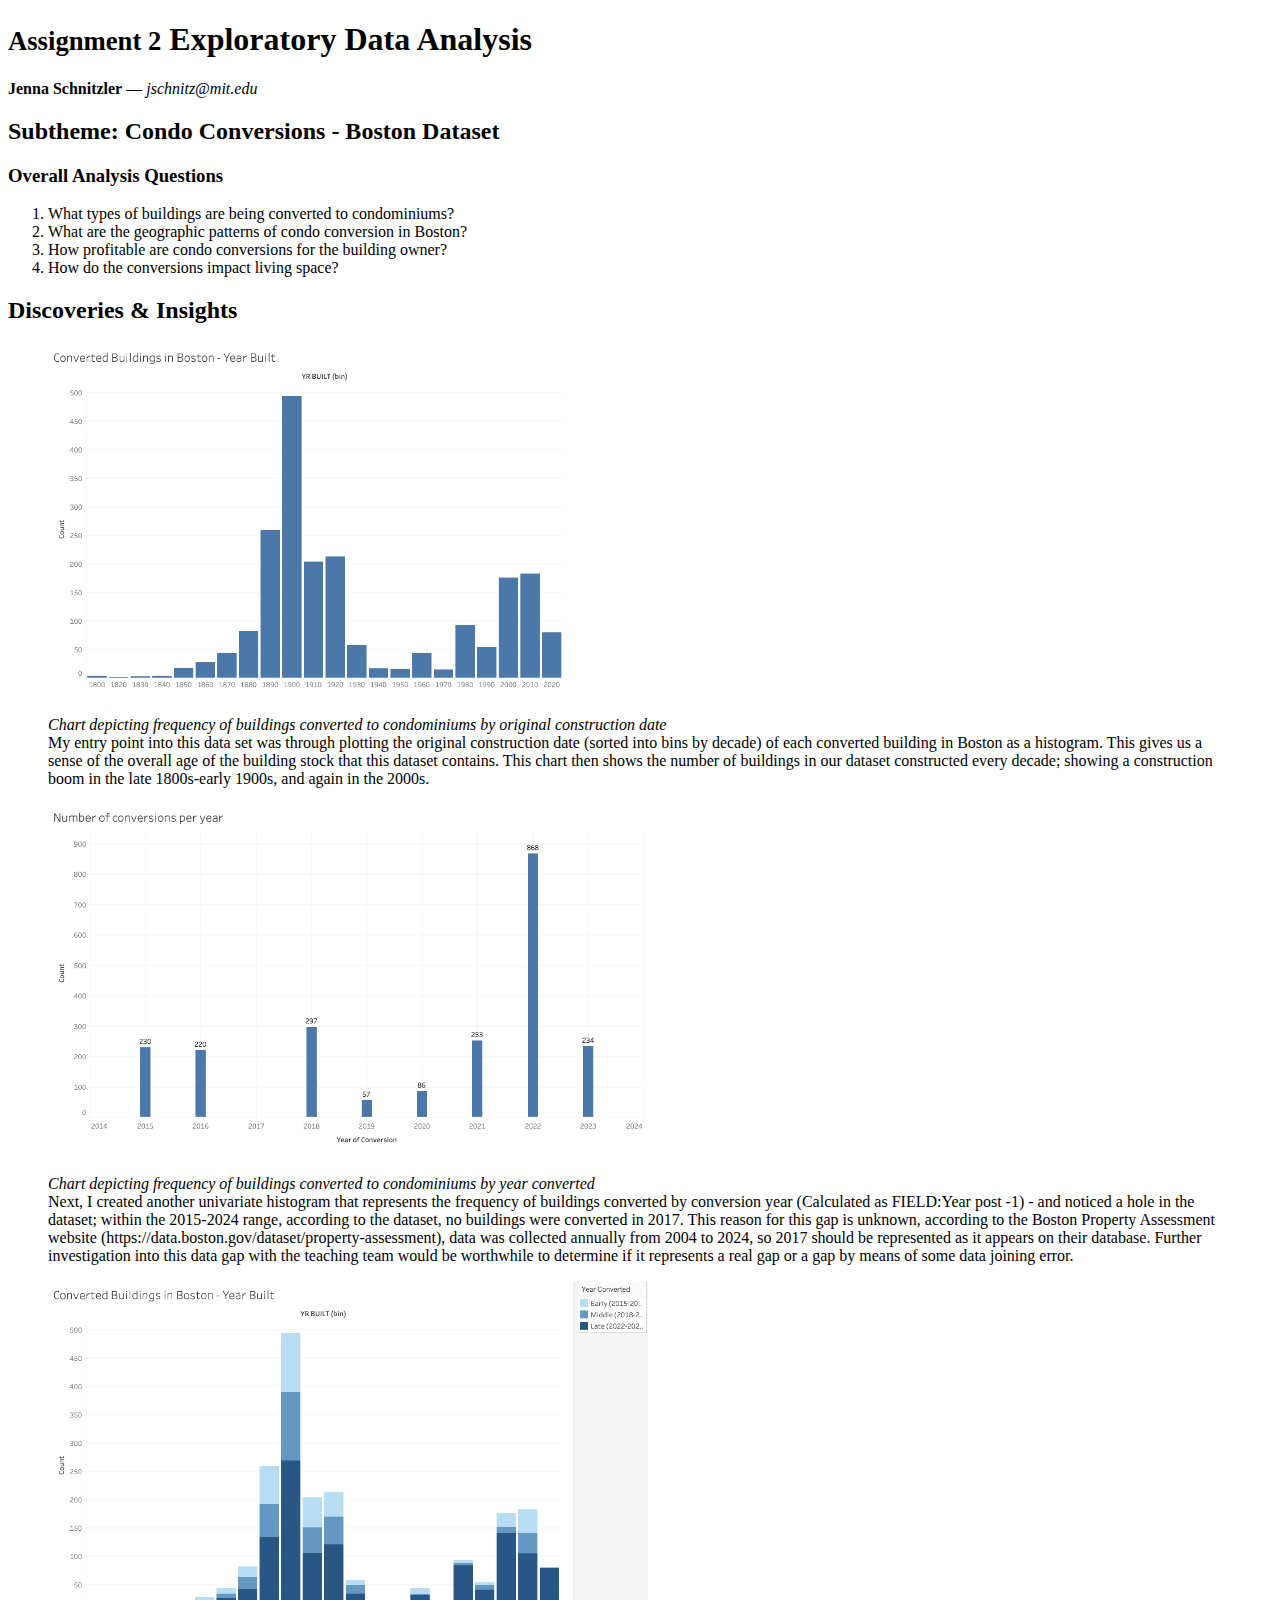
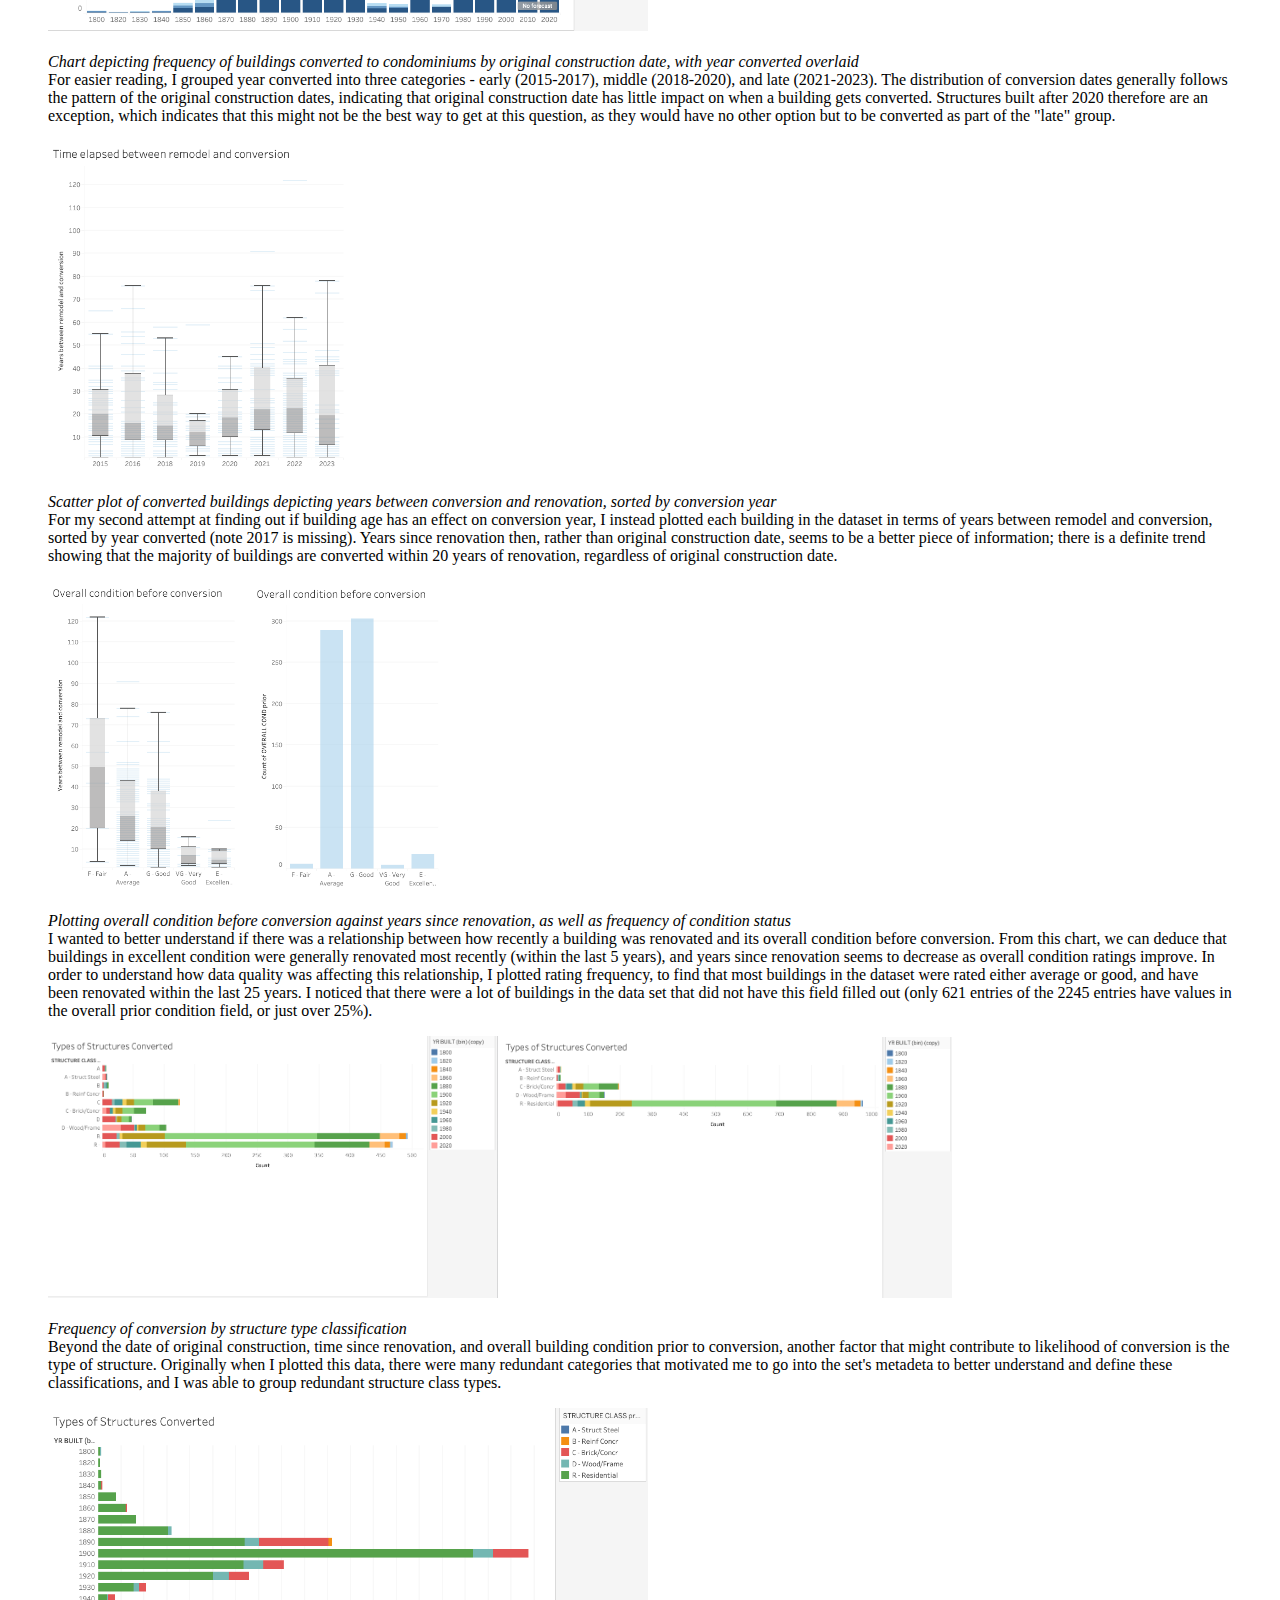
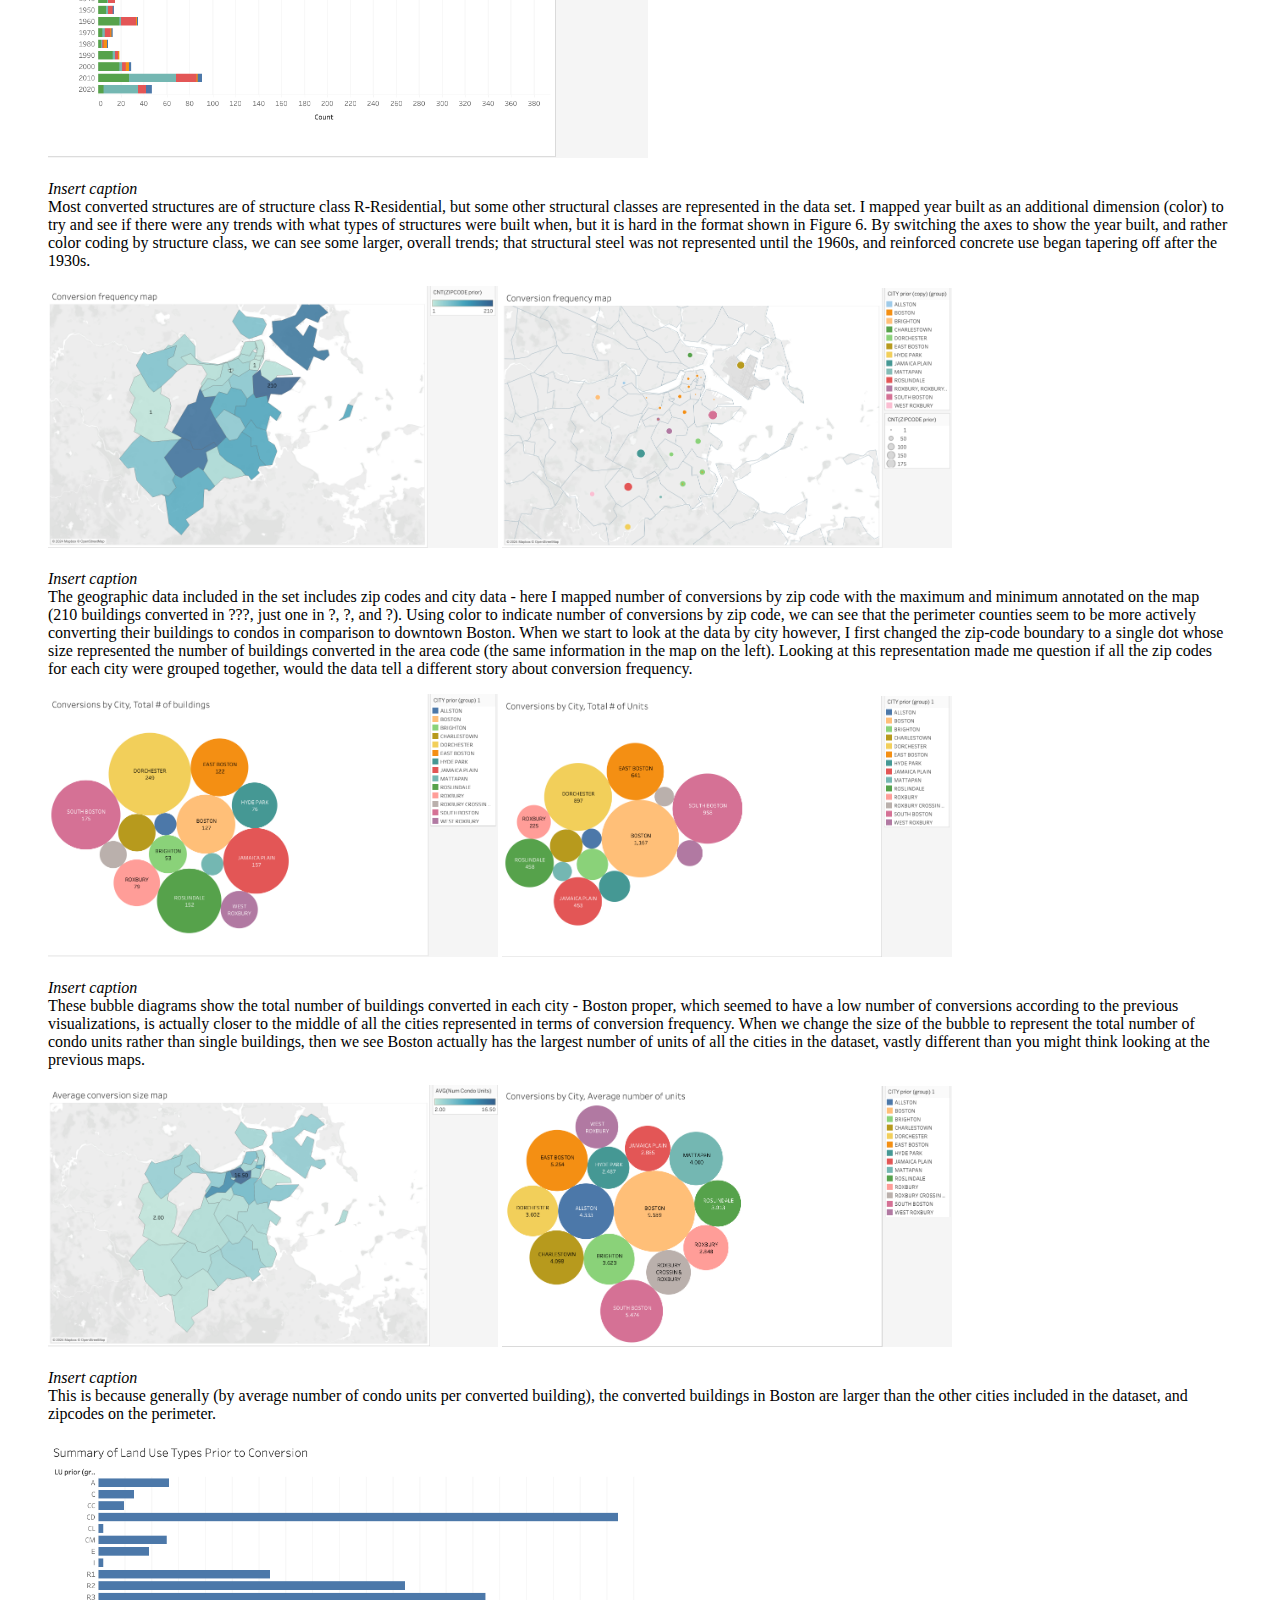
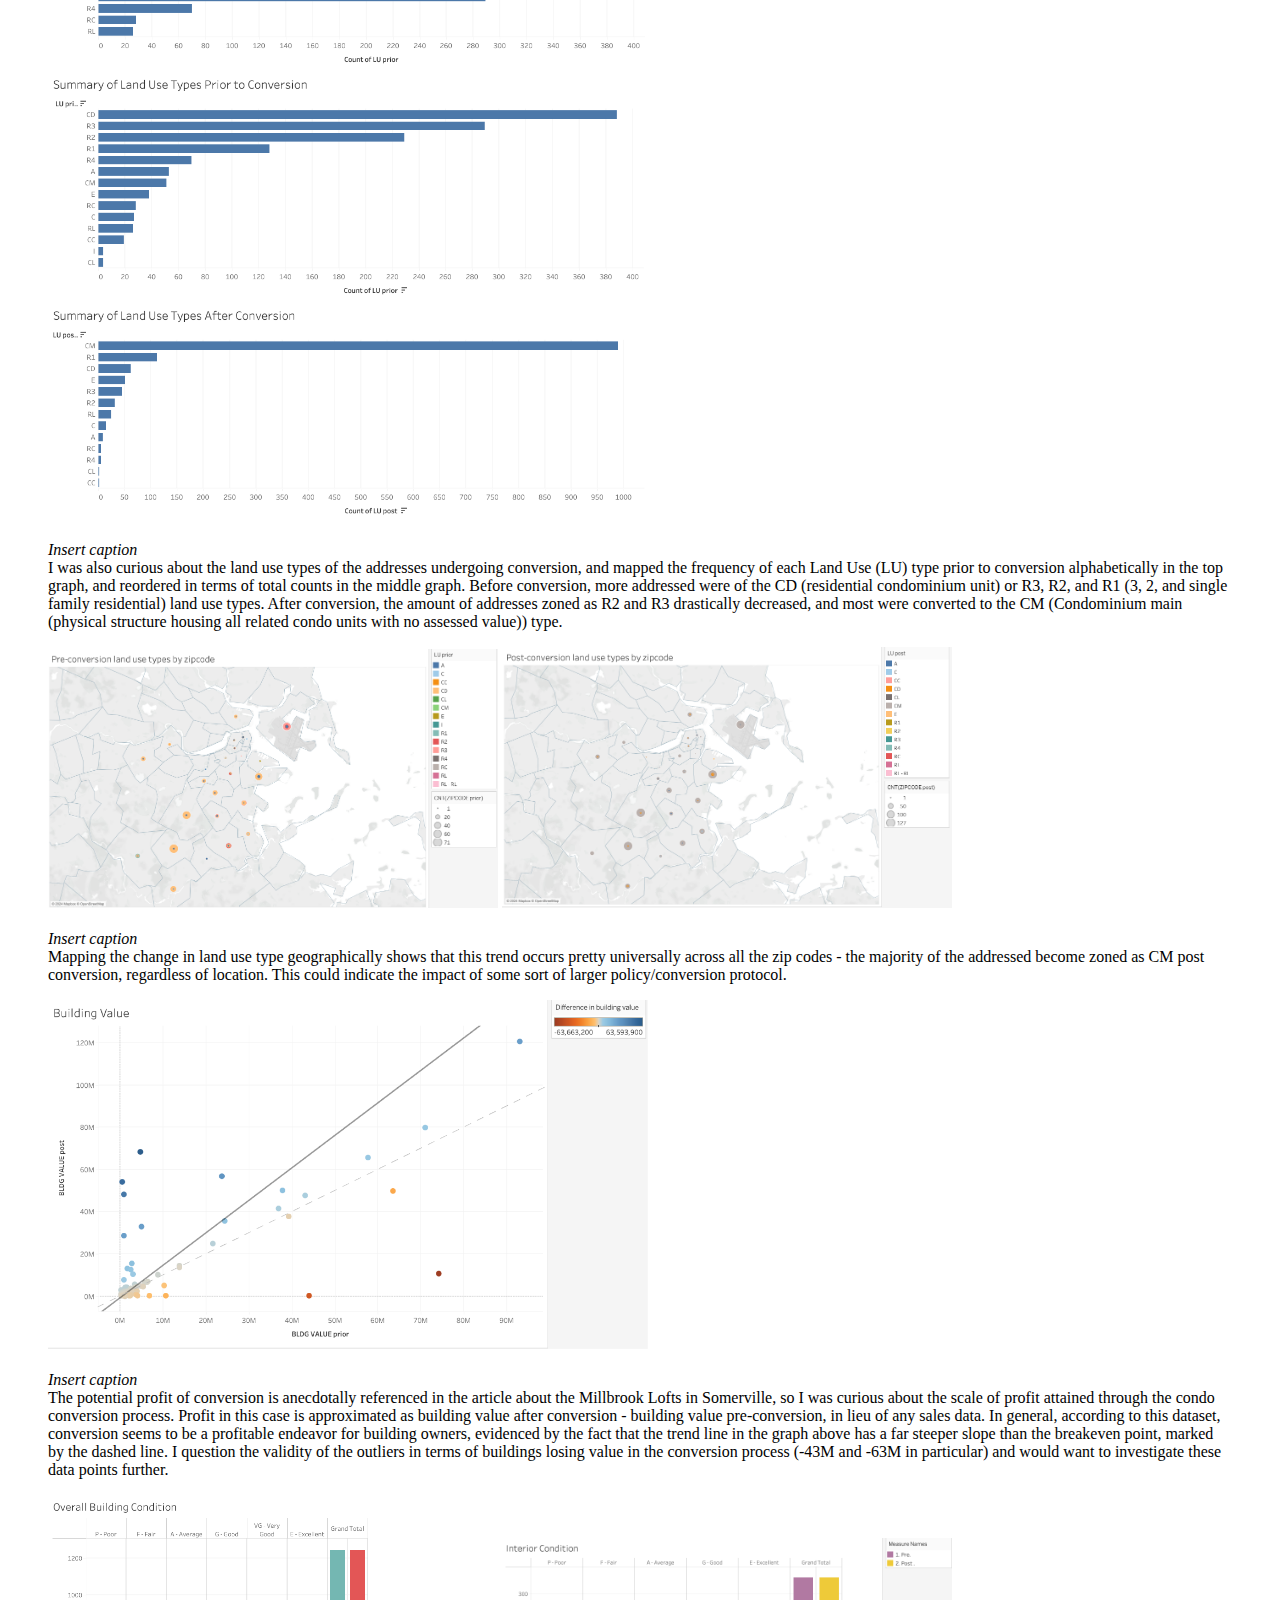
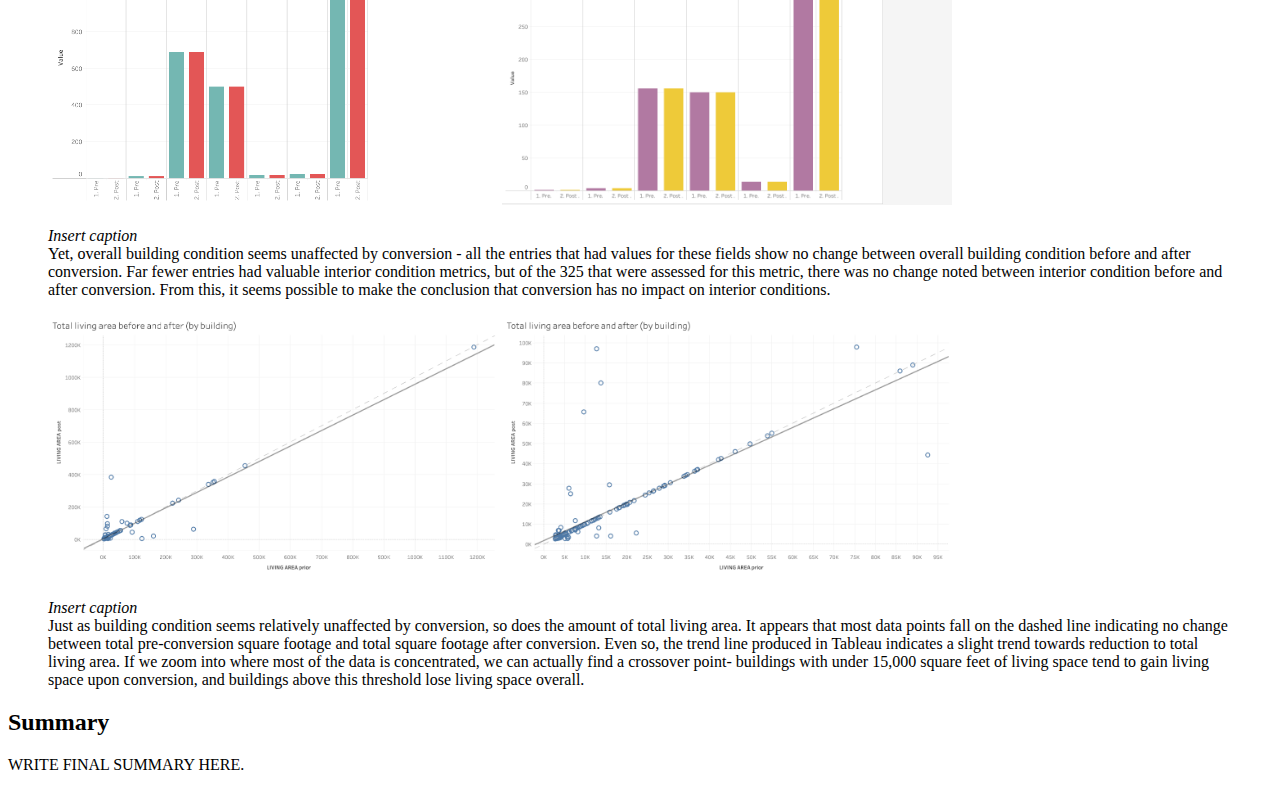
<file: Vis & Society Assignment 2_Jenna Schnitzler.html>
<!DOCTYPE HTML>
<html lang="en">
<head>
	<title>Vis & Society Assignment 2</title>
	<link rel="stylesheet" href="https://vis-society.github.io/assignments/report.css" />
</head>

<body>
	<header>
		<h1>
			<small>Assignment 2</small>
			Exploratory Data Analysis
		</h1>

		<p>
			<strong>Jenna Schnitzler</strong> — <em>jschnitz@mit.edu</em>
		</p>
	</header>
	<main>
		<section>
			<h2>Subtheme: Condo Conversions - Boston Dataset </h2>

			<h3>Overall Analysis Questions</h3>
			<ol>
				<li>What types of buildings are being converted to condominiums?</li>
				<li>What are the geographic patterns of condo conversion in Boston?</li>
				<li>How profitable are condo conversions for the building owner?</li>
				<li>How do the conversions impact living space?</li>
			</ol>
		</section>

		<section>
			<h2>Discoveries & Insights</h2>

			<figure>
				<img src="projects/images/A2/Figure 1.png" alt="Chart depicting frequency of buildings converted to condominiums by original construction date" 
				Width="600"/>
				<figcaption>
					<br> <em> Chart depicting frequency of buildings converted to condominiums by original construction date </em><br>
					My entry point into this data set was through plotting the original construction date (sorted into bins by decade) of each converted building in Boston as a histogram. This gives us a sense of the overall age of the building stock that this dataset contains. This chart then shows the number of buildings in our dataset constructed every decade; showing a construction boom in the late 1800s-early 1900s, and again in the 2000s.
				</figcaption>
			</figure>

			<figure>
				<img src="projects/images/A2/Figure 2.png" alt="Chart depicting frequency of buildings converted to condominiums by year converted" 
				Width="600" />
				<figcaption>
					<br> <em> Chart depicting frequency of buildings converted to condominiums by year converted </em><br>
				Next, I created another univariate histogram that represents the frequency of buildings converted by conversion year (Calculated as FIELD:Year post -1) - and noticed a hole in the dataset; within the 2015-2024 range, according to the dataset, no buildings were converted in 2017. This reason for this gap is unknown, according to the Boston Property Assessment website (https://data.boston.gov/dataset/property-assessment), data was collected annually from 2004 to 2024, so 2017 should be represented as it appears on their database. Further investigation into this data gap with the teaching team would be worthwhile to determine if it represents a real gap or a gap by means of some data joining error.
				</figcaption>
			</figure>

			<figure>
				<img src="projects/images/A2/Figure 3.png" alt="Chart depicting frequency of buildings converted to condominiums by original construction date, with year converted overlaid"
				Width="600" />
				<figcaption>
					<br> <em> Chart depicting frequency of buildings converted to condominiums by original construction date, with year converted overlaid </em><br>
					For easier reading, I grouped year converted into three categories - early (2015-2017), middle (2018-2020), and late (2021-2023). The distribution of conversion dates generally follows the pattern of the original construction dates, indicating that original construction date has little impact on when a building gets converted. Structures built after 2020 therefore are an exception, which indicates that this might not be the best way to get at this question, as they would have no other option but to be converted as part of the "late" group.
				</figcaption>
			</figure>

			<figure>
				<img src="projects/images/A2/Figure 4.png" alt="Scatter plot of converted buildings depicting years between conversion and renovation, sorted by conversion year" 
				Width="300" />
				<figcaption>
					<br> <em> Scatter plot of converted buildings depicting years between conversion and renovation, sorted by conversion year </em> <br>
				For my second attempt at finding out if building age has an effect on conversion year, I instead plotted each building in the dataset in terms of years between remodel and conversion, sorted by year converted (note 2017 is missing). Years since renovation then, rather than original construction date, seems to be a better piece of information; there is a definite trend showing that the majority of buildings are converted within 20 years of renovation, regardless of original construction date.
				</figcaption>
			</figure>

			<figure>
				<img src="projects/images/A2/Figure 5.png" alt="" 
				Width="200" />
				<img src="projects/images/A2/Figure 6.png" alt="" 
				Width="200" />
				<figcaption>
					<br> <em> Plotting overall condition before conversion against years since renovation, as well as frequency of condition status </em> <br>
				I wanted to better understand if there was a relationship between how recently a building was renovated and its overall condition before conversion. From this chart, we can deduce that buildings in excellent condition were generally renovated most recently (within the last 5 years), and years since renovation seems to decrease as overall condition ratings improve. In order to understand how data quality was affecting this relationship, I plotted rating frequency, to find that most buildings in the dataset were rated either average or good, and have been renovated within the last 25 years. I noticed that there were a lot of buildings in the data set that did not have this field filled out (only 621 entries of the 2245 entries have values in the overall prior condition field, or just over 25%).
				</figcaption>
			</figure>


			<figure>
				<img src="projects/images/A2/Figure 8.png" alt=""
				Width="450" />
				<img src="projects/images/A2/Figure 9.png" alt=""
				Width="450" />
				<figcaption>
					<br> <em> Frequency of conversion by structure type classification </em> <br>
				Beyond the date of original construction, time since renovation, and overall building condition prior to conversion, another factor that might contribute to likelihood of conversion is the type of structure. Originally when I plotted this data, there were many redundant categories that motivated me to go into the set's metadeta to better understand and define these classifications, and I was able to group redundant structure class types. 
				</figcaption>
			</figure>

			<figure>
				<img src="projects/images/A2/Figure 26.png" alt=""
				Width="600" />
				
				<figcaption>
					<br> <em> Insert caption </em> <br>
					Most converted structures are of structure class R-Residential, but some other structural classes are represented in the data set. I mapped year built as an additional dimension (color) to try and see if there were any trends with what types of structures were built when, but it is hard in the format shown in Figure 6. By switching the axes to show the year built, and rather color coding by structure class, we can see some larger, overall trends; that structural steel was not represented until the 1960s, and reinforced concrete use began tapering off after the 1930s. 
				</figcaption>
			</figure>
			
			
			<figure>
				<img src="projects/images/A2/Figure 13.png" alt=""
				Width="450" />
				<img src="projects/images/A2/Figure 34.png" alt=""
				Width="450" />
				<figcaption>
					<br> <em> Insert caption </em> <br>
					The geographic data included in the set includes zip codes and city data - here I mapped number of conversions by zip code with the maximum and minimum annotated on the map (210 buildings converted in ???, just one in ?, ?, and ?). Using color to indicate number of conversions by zip code, we can see that the perimeter counties seem to be more actively converting their buildings to condos in comparison to downtown Boston. When we start to look at the data by city however, I first changed the zip-code boundary to a single dot whose size represented the number of buildings converted in the area code (the same information in the map on the left). Looking at this representation made me question if all the zip codes for each city were grouped together, would the data tell a different story about conversion frequency.
				</figcaption>
			</figure>

		
			<figure>
				<img src="projects/images/A2/Figure 30.png" alt=""
				Width="450" />
				<img src="projects/images/A2/Figure 29.png" alt=""
				Width="450" />
				<figcaption>
					<br> <em> Insert caption </em> <br>
					These bubble diagrams show the total number of buildings converted in each city - Boston proper, which seemed to have a low number of conversions according to the previous visualizations, is actually closer to the middle of all the cities represented in terms of conversion frequency. When we change the size of the bubble to represent the total number of condo units rather than single buildings, then we see Boston actually has the largest number of units of all the cities in the dataset, vastly different than you might think looking at the previous maps.
				</figcaption>
			</figure>

			<figure>
				<img src="projects/images/A2/Figure 36.png" alt=""
				Width="450" />
				<img src="projects/images/A2/Figure 35.png" alt=""
				Width="450" />
				<figcaption>
					<br> <em> Insert caption </em> <br>
					This is because generally (by average number of condo units per converted building), the converted buildings in Boston are larger than the other cities included in the dataset, and zipcodes on the perimeter.
				</figcaption>
			</figure>

			<figure>
				<img src="projects/images/A2/Figure 10.png" alt=""
				Width="600" />
				<img src="projects/images/A2/Figure 11.png" alt="" 
				Width="600"/>
				<img src="projects/images/A2/Figure 12.png" alt=""
				Width="600" />
				<figcaption>
					<br> <em> Insert caption </em> <br>
					I was also curious about the land use types of the addresses undergoing conversion, and mapped the frequency of each Land Use (LU) type prior to conversion alphabetically in the top graph, and reordered in terms of total counts in the middle graph. Before conversion, more addressed were of the CD (residential condominium unit) or R3, R2, and R1 (3, 2, and single family residential) land use types. After conversion, the amount of addresses zoned as R2 and R3 drastically decreased, and most were converted to the CM (Condominium main (physical structure housing all related condo units with no assessed value)) type.
				</figcaption>
			</figure>


			<figure>
				<img src="projects/images/A2/Figure 32.png" alt=""
				Width="450" />
				<img src="projects/images/A2/Figure 33.png" alt=""
				Width="450" />
				<figcaption>
					<br> <em> Insert caption </em> <br>
					Mapping the change in land use type geographically shows that this trend occurs pretty universally across all the zip codes - the majority of the addressed become zoned as CM post conversion, regardless of location. This could indicate the impact of some sort of larger policy/conversion protocol.
				</figcaption>
			</figure>


			<figure>
				<img src="projects/images/A2/Figure 21.png" alt=""
				Width="600" />
				<figcaption>
					<br> <em> Insert caption </em> <br>
					The potential profit of conversion is anecdotally referenced in the article about the Millbrook Lofts in Somerville, so I was curious about the scale of profit attained through the condo conversion process. Profit in this case is approximated as building value after conversion - building value pre-conversion, in lieu of any sales data. In general, according to this dataset, conversion seems to be a profitable endeavor for building owners, evidenced by the fact that the trend line in the graph above has a far steeper slope than the breakeven point, marked by the dashed line. I question the validity of the outliers in terms of buildings losing value in the conversion process (-43M and -63M in particular) and would want to investigate these data points further.
				</figcaption>
			</figure>
			<figure>
				<img src="projects/images/A2/Figure 22.png" alt=""
				Width="450" />
				<img src="projects/images/A2/Figure 28.png" alt=""
				Width="450" />
				<figcaption>
					<br> <em> Insert caption </em> <br>
				Yet, overall building condition seems unaffected by conversion - all the entries that had values for these fields show no change between overall building condition before and after conversion. Far fewer entries had valuable interior condition metrics, but of the 325 that were assessed for this metric, there was no change noted between interior condition before and after conversion. From this, it seems possible to make the conclusion that conversion has no impact on interior conditions.
				</figcaption>
			</figure>
			
			<figure>
				<img src="projects/images/A2/Figure 24.png" alt="" 
				Width="450" />
				<img src="projects/images/A2/Figure 25.png" alt="" 
				Width="450" />
				<figcaption>
					<br> <em> Insert caption </em> <br>
				Just as building condition seems relatively unaffected by conversion, so does the amount of total living area. It appears that most data points fall on the dashed line indicating no change between total pre-conversion square footage and total square footage after conversion. Even so, the trend line produced in Tableau indicates a slight trend towards reduction to total living area. If we zoom into where most of the data is concentrated, we can actually find a crossover point- buildings with under 15,000 square feet of living space tend to gain living space upon conversion, and buildings above this threshold lose living space overall.
				</figcaption>
			</figure>


		</section>

		<section>
			<h2>Summary</h2>

			<p>WRITE FINAL SUMMARY HERE.</p>
		</section>
	</main>
</body>
</html>
</file>
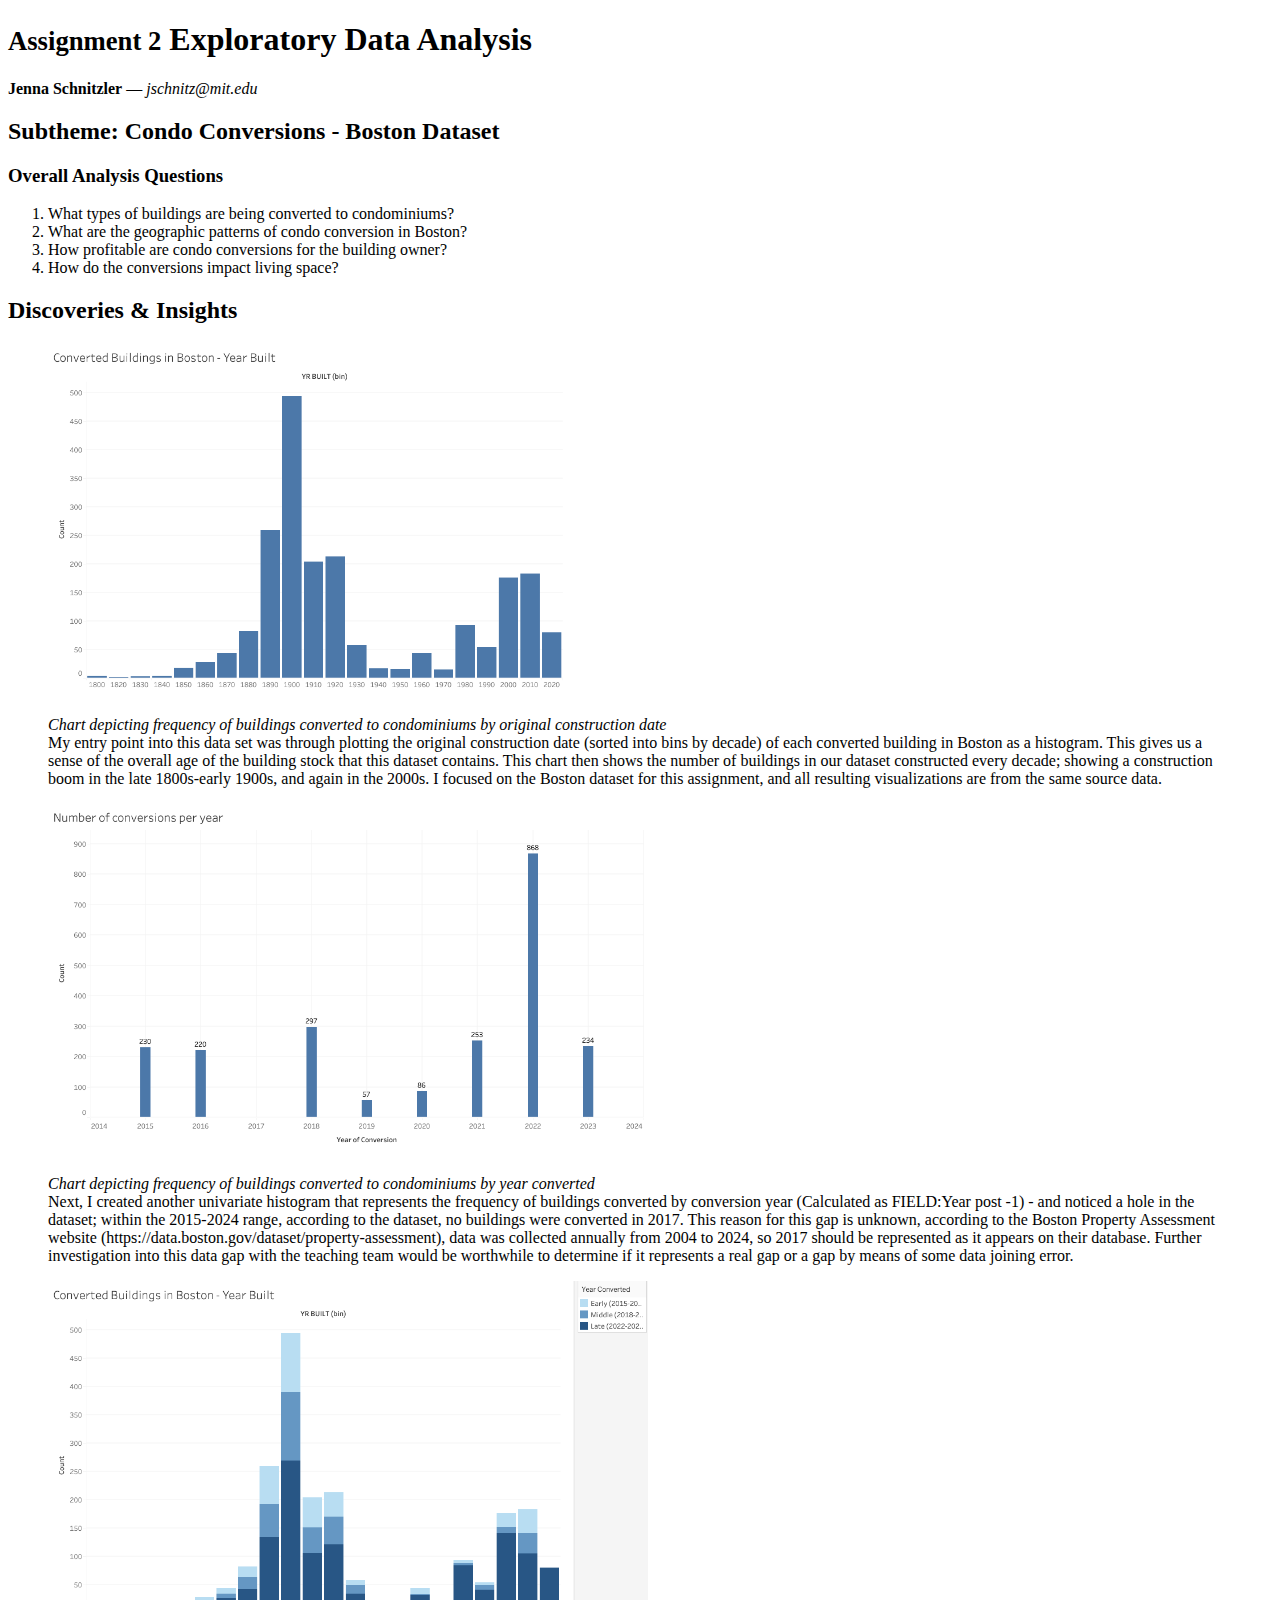
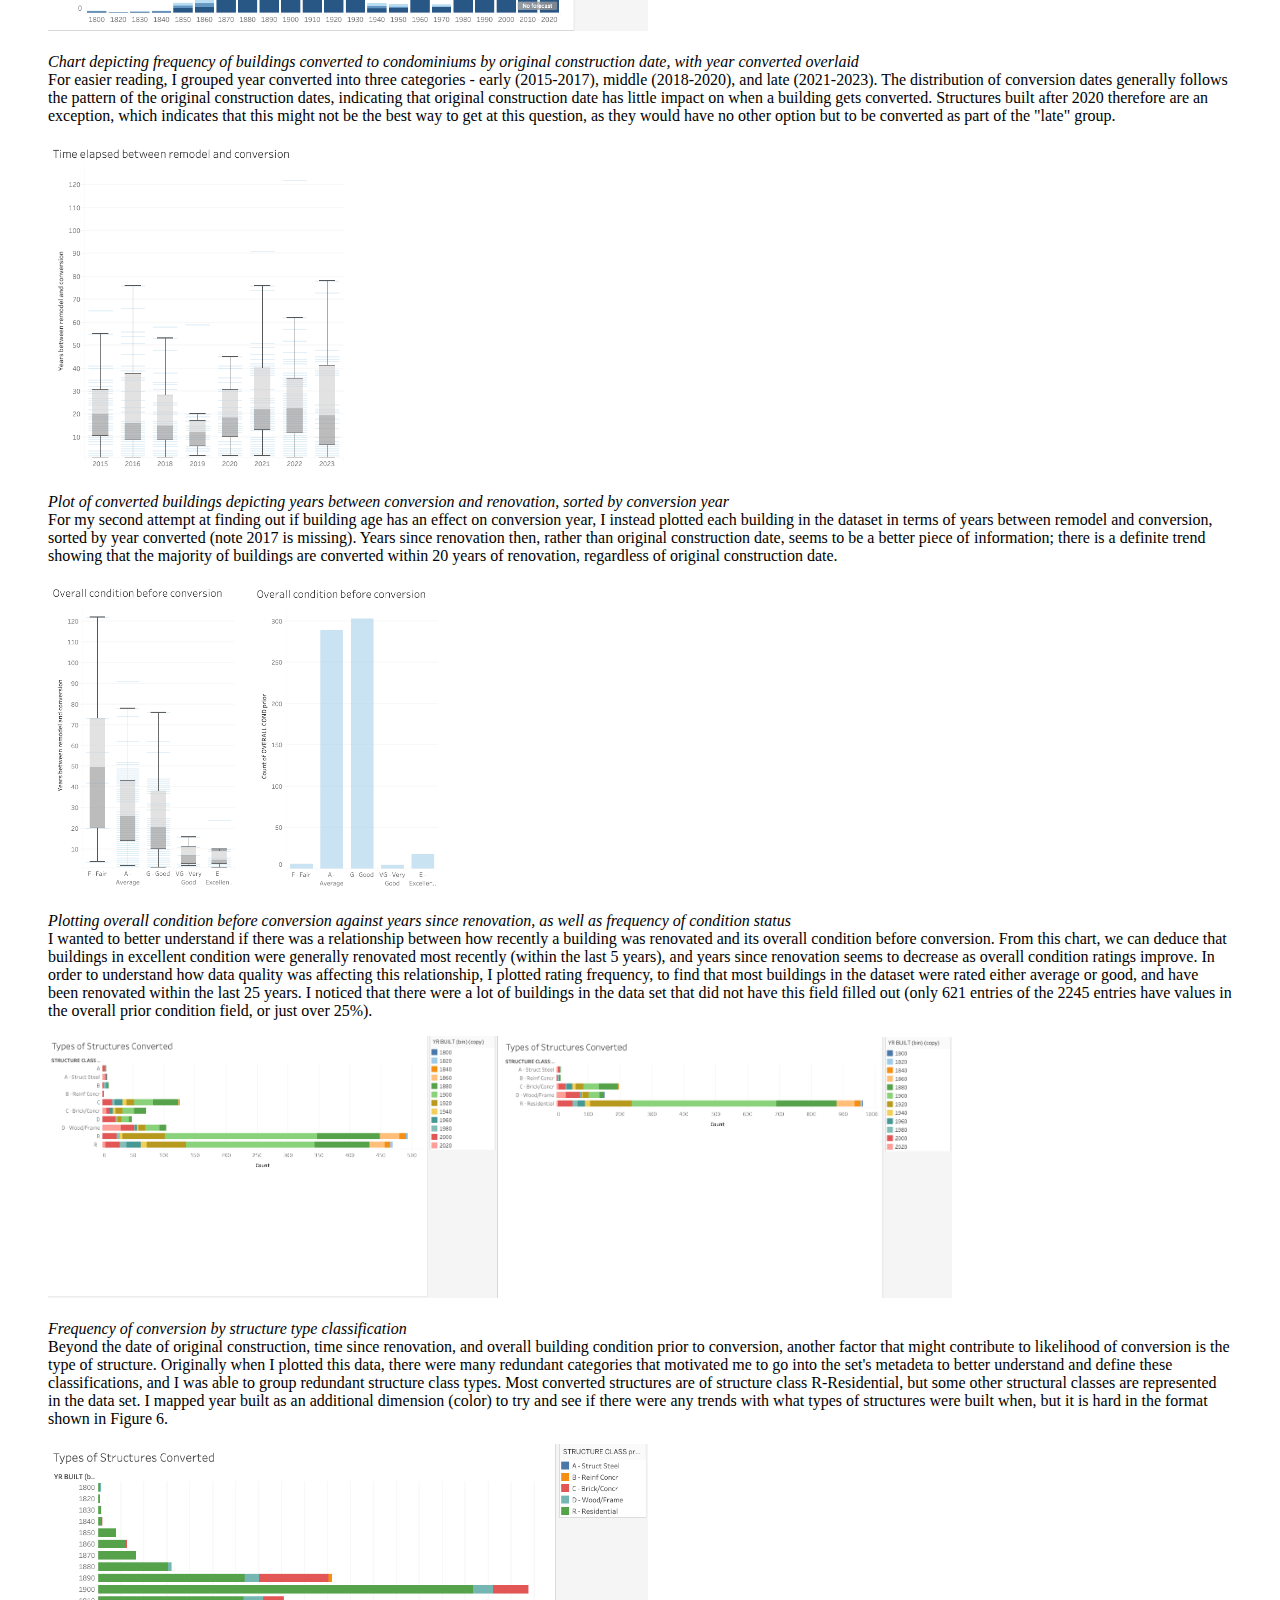
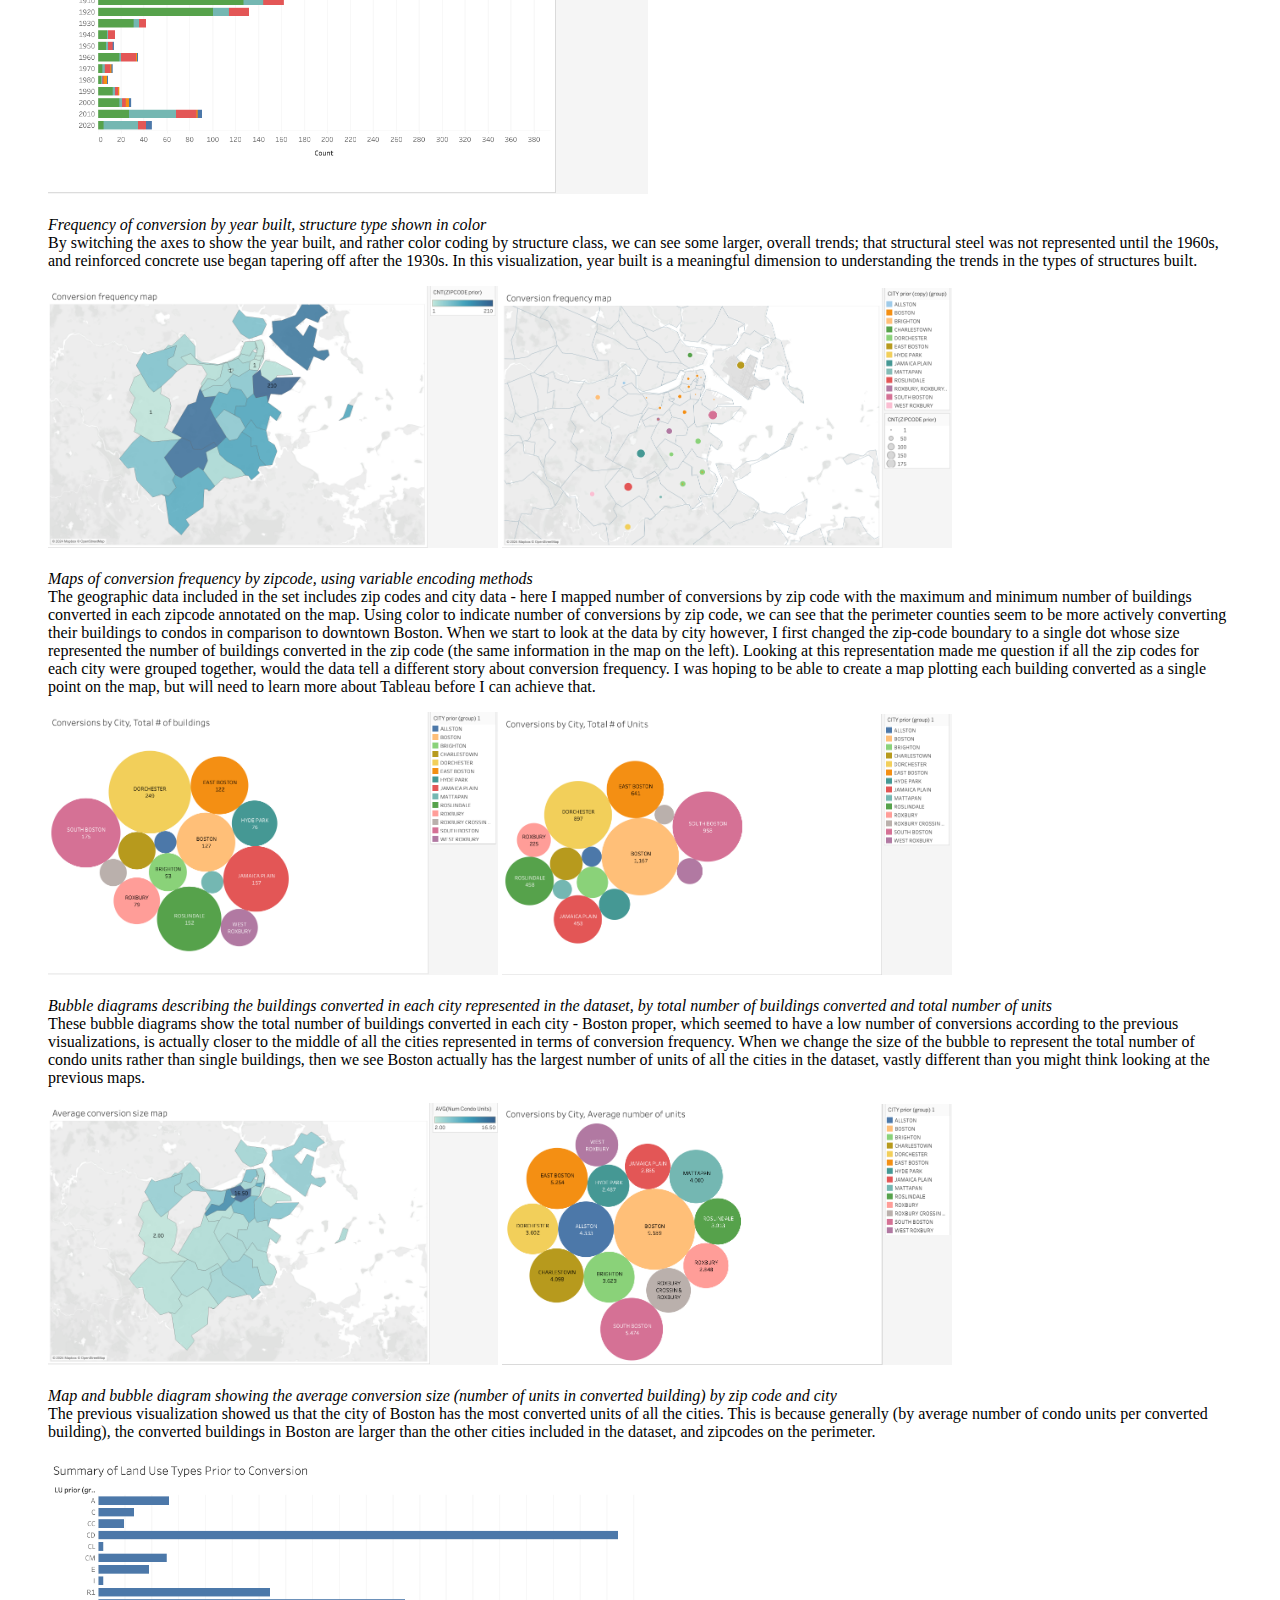
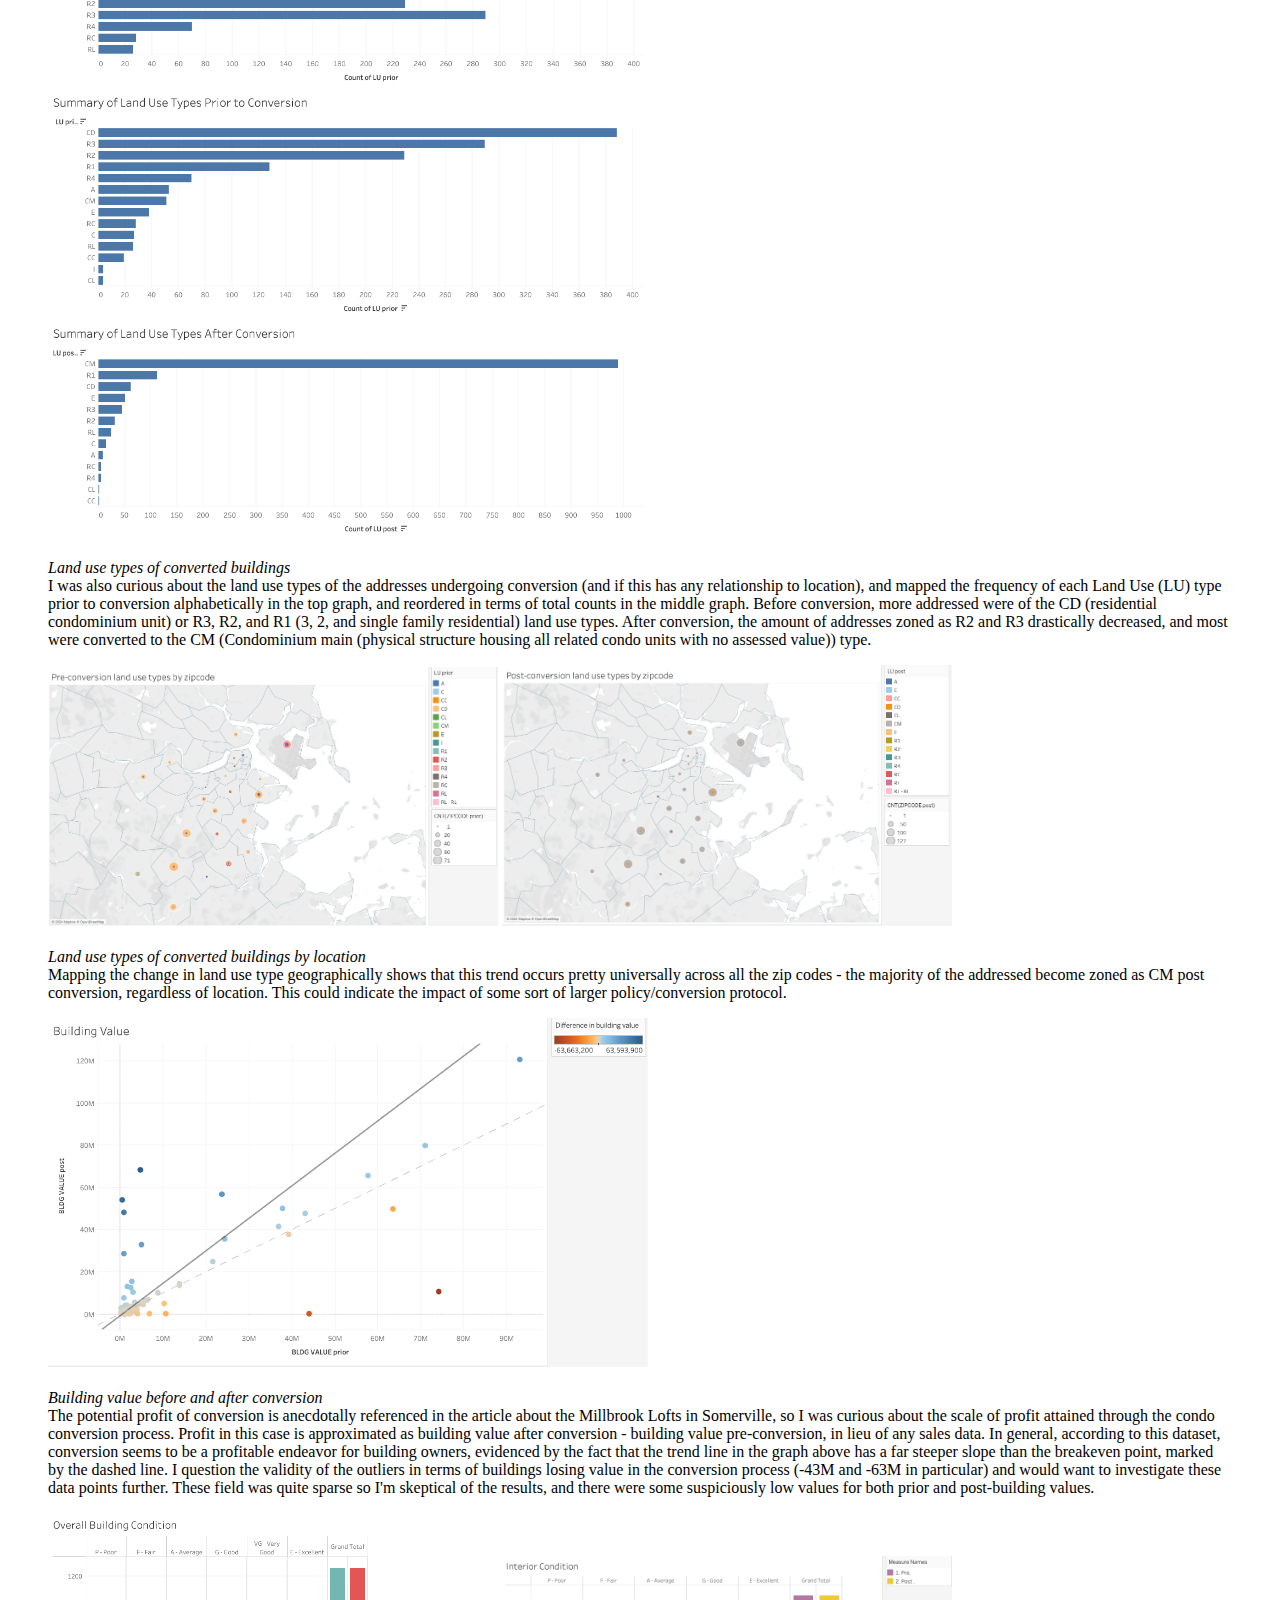
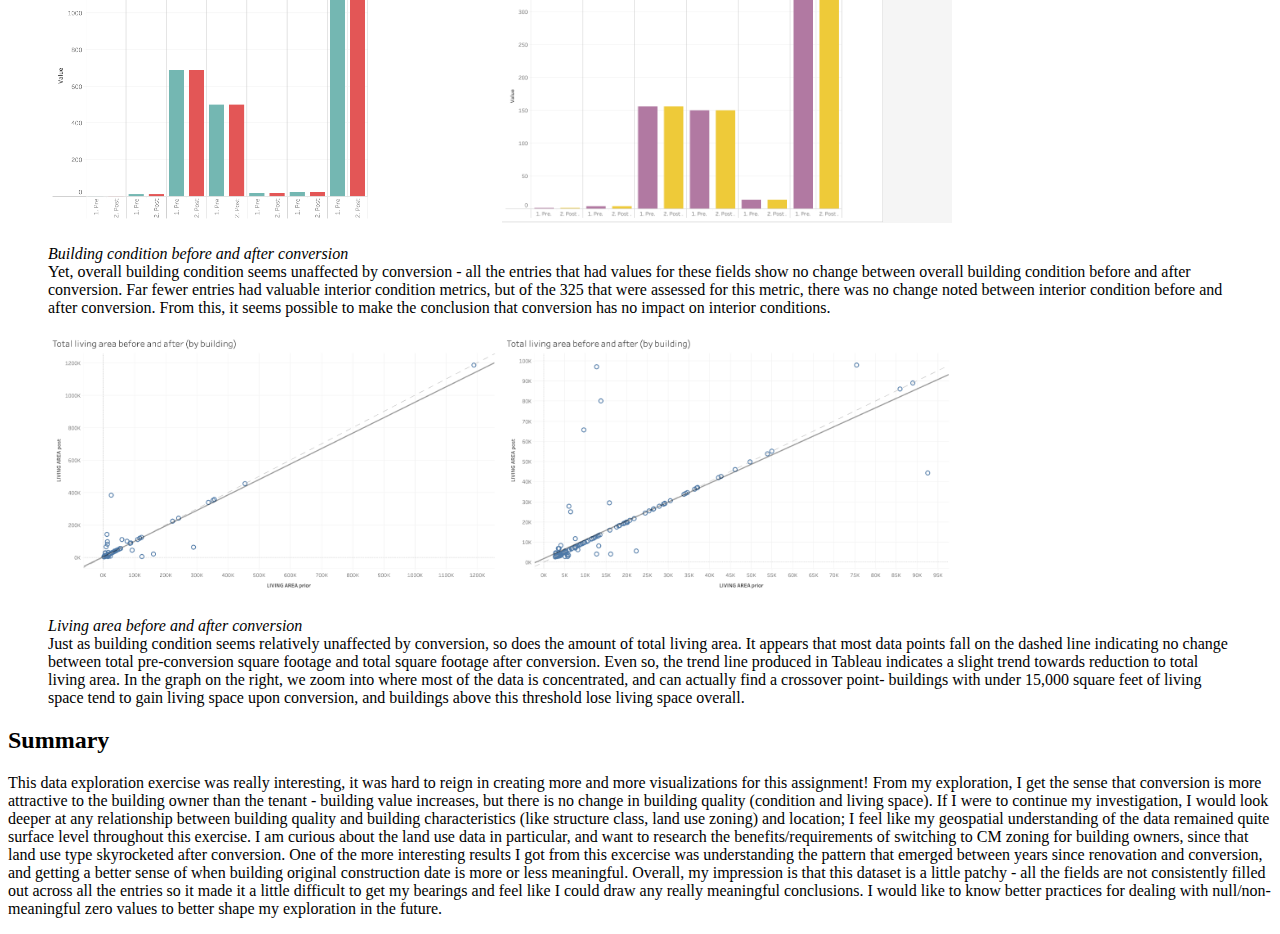
<file: projects/Vis & Society Assignment 2_Jenna Schnitzler.html>
<!DOCTYPE HTML>
<html lang="en">
<head>
	<title>Vis & Society Assignment 2</title>
	<link rel="stylesheet" href="https://vis-society.github.io/assignments/report.css" />
</head>

<body>
	<header>
		<h1>
			<small>Assignment 2</small>
			Exploratory Data Analysis
		</h1>

		<p>
			<strong>Jenna Schnitzler</strong> — <em>jschnitz@mit.edu</em>
		</p>
	</header>
	<main>
		<section>
			<h2>Subtheme: Condo Conversions - Boston Dataset </h2>

			<h3>Overall Analysis Questions</h3>
			<ol>
				<li>What types of buildings are being converted to condominiums?</li>
				<li>What are the geographic patterns of condo conversion in Boston?</li>
				<li>How profitable are condo conversions for the building owner?</li>
				<li>How do the conversions impact living space?</li>
			</ol>
		</section>

		<section>
			<h2>Discoveries & Insights</h2>

			<figure>
				<img src="images/A2/Figure 1.png" alt="Chart depicting frequency of buildings converted to condominiums by original construction date" 
				Width="600"/>
				<figcaption>
					<br> <em> Chart depicting frequency of buildings converted to condominiums by original construction date </em><br>
					My entry point into this data set was through plotting the original construction date (sorted into bins by decade) of each converted building in Boston as a histogram. This gives us a sense of the overall age of the building stock that this dataset contains. This chart then shows the number of buildings in our dataset constructed every decade; showing a construction boom in the late 1800s-early 1900s, and again in the 2000s. I focused on the Boston dataset for this assignment, and all resulting visualizations are from the same source data.
				</figcaption>
			</figure>

			<figure>
				<img src="images/A2/Figure 2.png" alt="Chart depicting frequency of buildings converted to condominiums by year converted" 
				Width="600" />
				<figcaption>
					<br> <em> Chart depicting frequency of buildings converted to condominiums by year converted </em><br>
				Next, I created another univariate histogram that represents the frequency of buildings converted by conversion year (Calculated as FIELD:Year post -1) - and noticed a hole in the dataset; within the 2015-2024 range, according to the dataset, no buildings were converted in 2017. This reason for this gap is unknown, according to the Boston Property Assessment website (https://data.boston.gov/dataset/property-assessment), data was collected annually from 2004 to 2024, so 2017 should be represented as it appears on their database. Further investigation into this data gap with the teaching team would be worthwhile to determine if it represents a real gap or a gap by means of some data joining error.
				</figcaption>
			</figure>

			<figure>
				<img src="images/A2/Figure 3.png" alt="Chart depicting frequency of buildings converted to condominiums by original construction date, with year converted overlaid"
				Width="600" />
				<figcaption>
					<br> <em> Chart depicting frequency of buildings converted to condominiums by original construction date, with year converted overlaid </em><br>
					For easier reading, I grouped year converted into three categories - early (2015-2017), middle (2018-2020), and late (2021-2023). The distribution of conversion dates generally follows the pattern of the original construction dates, indicating that original construction date has little impact on when a building gets converted. Structures built after 2020 therefore are an exception, which indicates that this might not be the best way to get at this question, as they would have no other option but to be converted as part of the "late" group.
				</figcaption>
			</figure>

			<figure>
				<img src="images/A2/Figure 4.png" alt="Plot of converted buildings depicting years between conversion and renovation, sorted by conversion year" 
				Width="300" />
				<figcaption>
					<br> <em> Plot of converted buildings depicting years between conversion and renovation, sorted by conversion year </em> <br>
				For my second attempt at finding out if building age has an effect on conversion year, I instead plotted each building in the dataset in terms of years between remodel and conversion, sorted by year converted (note 2017 is missing). Years since renovation then, rather than original construction date, seems to be a better piece of information; there is a definite trend showing that the majority of buildings are converted within 20 years of renovation, regardless of original construction date.
				</figcaption>
			</figure>

			<figure>
				<img src="images/A2/Figure 5.png" alt="Plotting overall prior condition and years since renovation" 
				Width="200" />
				<img src="images/A2/Figure 6.png" alt="Plotting overall prior condition frequency" 
				Width="200" />
				<figcaption>
					<br> <em> Plotting overall condition before conversion against years since renovation, as well as frequency of condition status </em> <br>
				I wanted to better understand if there was a relationship between how recently a building was renovated and its overall condition before conversion. From this chart, we can deduce that buildings in excellent condition were generally renovated most recently (within the last 5 years), and years since renovation seems to decrease as overall condition ratings improve. In order to understand how data quality was affecting this relationship, I plotted rating frequency, to find that most buildings in the dataset were rated either average or good, and have been renovated within the last 25 years. I noticed that there were a lot of buildings in the data set that did not have this field filled out (only 621 entries of the 2245 entries have values in the overall prior condition field, or just over 25%).
				</figcaption>
			</figure>


			<figure>
				<img src="images/A2/Figure 8.png" alt="Frequency of conversion by structure type"
				Width="450" />
				<img src="images/A2/Figure 9.png" alt="Frequency of conversion by structure type"
				Width="450" />
				<figcaption>
					<br> <em> Frequency of conversion by structure type classification </em> <br>
				Beyond the date of original construction, time since renovation, and overall building condition prior to conversion, another factor that might contribute to likelihood of conversion is the type of structure. Originally when I plotted this data, there were many redundant categories that motivated me to go into the set's metadeta to better understand and define these classifications, and I was able to group redundant structure class types. Most converted structures are of structure class R-Residential, but some other structural classes are represented in the data set. I mapped year built as an additional dimension (color) to try and see if there were any trends with what types of structures were built when, but it is hard in the format shown in Figure 6.
				</figcaption>
			</figure>

			<figure>
				<img src="images/A2/Figure 26.png" alt="Frequency of conversion by year built and structure type"
				Width="600" />
				
				<figcaption>
					<br> <em> Frequency of conversion by year built, structure type shown in color </em> <br>
					 By switching the axes to show the year built, and rather color coding by structure class, we can see some larger, overall trends; that structural steel was not represented until the 1960s, and reinforced concrete use began tapering off after the 1930s. In this visualization, year built is a meaningful dimension to understanding the trends in the types of structures built.
				</figcaption>
			</figure>
			
			
			<figure>
				<img src="images/A2/Figure 13.png" alt="Map of conversion frequency"
				Width="450" />
				<img src="images/A2/Figure 34.png" alt="Map of conversion frequency"
				Width="450" />
				<figcaption>
					<br> <em> Maps of conversion frequency by zipcode, using variable encoding methods </em> <br>
					The geographic data included in the set includes zip codes and city data - here I mapped number of conversions by zip code with the maximum and minimum number of buildings converted in each zipcode annotated on the map. Using color to indicate number of conversions by zip code, we can see that the perimeter counties seem to be more actively converting their buildings to condos in comparison to downtown Boston. When we start to look at the data by city however, I first changed the zip-code boundary to a single dot whose size represented the number of buildings converted in the zip code (the same information in the map on the left). Looking at this representation made me question if all the zip codes for each city were grouped together, would the data tell a different story about conversion frequency. I was hoping to be able to create a map plotting each building converted as a single point on the map, but will need to learn more about Tableau before I can achieve that.
				</figcaption>
			</figure>

		
			<figure>
				<img src="images/A2/Figure 30.png" alt="Bubble diagram"
				Width="450" />
				<img src="images/A2/Figure 29.png" alt="Bubble diagram"
				Width="450" />
				<figcaption>
					<br> <em> Bubble diagrams describing the buildings converted in each city represented in the dataset, by total number of buildings converted and total number of units </em> <br>
					These bubble diagrams show the total number of buildings converted in each city - Boston proper, which seemed to have a low number of conversions according to the previous visualizations, is actually closer to the middle of all the cities represented in terms of conversion frequency. When we change the size of the bubble to represent the total number of condo units rather than single buildings, then we see Boston actually has the largest number of units of all the cities in the dataset, vastly different than you might think looking at the previous maps.
				</figcaption>
			</figure>

			<figure>
				<img src="images/A2/Figure 36.png" alt="Map showing average conversion size"
				Width="450" />
				<img src="images/A2/Figure 35.png" alt="Bubble diagram showing average conversion size"
				Width="450" />
				<figcaption>
					<br> <em> Map and bubble diagram showing the average conversion size (number of units in converted building) by zip code and city </em> <br>
					The previous visualization showed us that the city of Boston has the most converted units of all the cities. This is because generally (by average number of condo units per converted building), the converted buildings in Boston are larger than the other cities included in the dataset, and zipcodes on the perimeter.
				</figcaption>
			</figure>

			<figure>
				<img src="images/A2/Figure 10.png" alt="Land use types of converted buildings - pre conversion"
				Width="600" />
				<img src="images/A2/Figure 11.png" alt="Land use types of converted buildings - pre conversion" 
				Width="600"/>
				<img src="images/A2/Figure 12.png" alt="Land use types of converted building - post conversion"
				Width="600" />
				<figcaption>
					<br> <em> Land use types of converted buildings </em> <br>
					I was also curious about the land use types of the addresses undergoing conversion (and if this has any relationship to location), and mapped the frequency of each Land Use (LU) type prior to conversion alphabetically in the top graph, and reordered in terms of total counts in the middle graph. Before conversion, more addressed were of the CD (residential condominium unit) or R3, R2, and R1 (3, 2, and single family residential) land use types. After conversion, the amount of addresses zoned as R2 and R3 drastically decreased, and most were converted to the CM (Condominium main (physical structure housing all related condo units with no assessed value)) type.
				</figcaption>
			</figure>


			<figure>
				<img src="images/A2/Figure 32.png" alt="Land use types of converted buildings by location"
				Width="450" />
				<img src="images/A2/Figure 33.png" alt="Land use types of converted buildings by location - zoom in "
				Width="450" />
				<figcaption>
					<br> <em> Land use types of converted buildings by location </em> <br>
					Mapping the change in land use type geographically shows that this trend occurs pretty universally across all the zip codes - the majority of the addressed become zoned as CM post conversion, regardless of location. This could indicate the impact of some sort of larger policy/conversion protocol.
				</figcaption>
			</figure>


			<figure>
				<img src="images/A2/Figure 21.png" alt="Building value before and after conversion"
				Width="600" />
				<figcaption>
					<br> <em> Building value before and after conversion </em> <br>
					The potential profit of conversion is anecdotally referenced in the article about the Millbrook Lofts in Somerville, so I was curious about the scale of profit attained through the condo conversion process. Profit in this case is approximated as building value after conversion - building value pre-conversion, in lieu of any sales data. In general, according to this dataset, conversion seems to be a profitable endeavor for building owners, evidenced by the fact that the trend line in the graph above has a far steeper slope than the breakeven point, marked by the dashed line. I question the validity of the outliers in terms of buildings losing value in the conversion process (-43M and -63M in particular) and would want to investigate these data points further. These field was quite sparse so I'm skeptical of the results, and there were some suspiciously low values for both prior and post-building values.
				</figcaption>
			</figure>
			<figure>
				<img src="images/A2/Figure 22.png" alt="Overall building condition before and after conversion"
				Width="450" />
				<img src="images/A2/Figure 28.png" alt="Interior condition before and after conversion"
				Width="450" />
				<figcaption>
					<br> <em> Building condition before and after conversion </em> <br>
				Yet, overall building condition seems unaffected by conversion - all the entries that had values for these fields show no change between overall building condition before and after conversion. Far fewer entries had valuable interior condition metrics, but of the 325 that were assessed for this metric, there was no change noted between interior condition before and after conversion. From this, it seems possible to make the conclusion that conversion has no impact on interior conditions.
				</figcaption>
			</figure>
			
			<figure>
				<img src="images/A2/Figure 24.png" alt="Living area before and after conversion" 
				Width="450" />
				<img src="images/A2/Figure 25.png" alt="Living area before and after conversion" 
				Width="450" />
				<figcaption>
					<br> <em> Living area before and after conversion </em> <br>
				Just as building condition seems relatively unaffected by conversion, so does the amount of total living area. It appears that most data points fall on the dashed line indicating no change between total pre-conversion square footage and total square footage after conversion. Even so, the trend line produced in Tableau indicates a slight trend towards reduction to total living area. In the graph on the right, we zoom into where most of the data is concentrated, and can actually find a crossover point- buildings with under 15,000 square feet of living space tend to gain living space upon conversion, and buildings above this threshold lose living space overall.
				</figcaption>
			</figure>


		</section>

		<section>
			<h2>Summary</h2>

			<p>This data exploration exercise was really interesting, it was hard to reign in creating more and more visualizations for this assignment! From my exploration, I get the sense that conversion is more attractive to the building owner than the tenant - building value increases, but there is no change in building quality (condition and living space). If I were to continue my investigation, I would look deeper at any relationship between building quality and building characteristics (like structure class, land use zoning) and location; I feel like my geospatial understanding of the data remained quite surface level throughout this exercise. I am curious about the land use data in particular, and want to research the benefits/requirements of switching to CM zoning for building owners, since that land use type skyrocketed after conversion. One of the more interesting results I got from this excercise was understanding the pattern that emerged between years since renovation and conversion, and getting a better sense of when building original construction date is more or less meaningful.  Overall, my impression is that this dataset is a little patchy - all the fields are not consistently filled out across all the entries so it made it a little difficult to get my bearings and feel like I could draw any really meaningful conclusions. I would like to know better practices for dealing with null/non-meaningful zero values to better shape my exploration in the future. </p>
		</section>
	</main>
</body>
</html>
</file>
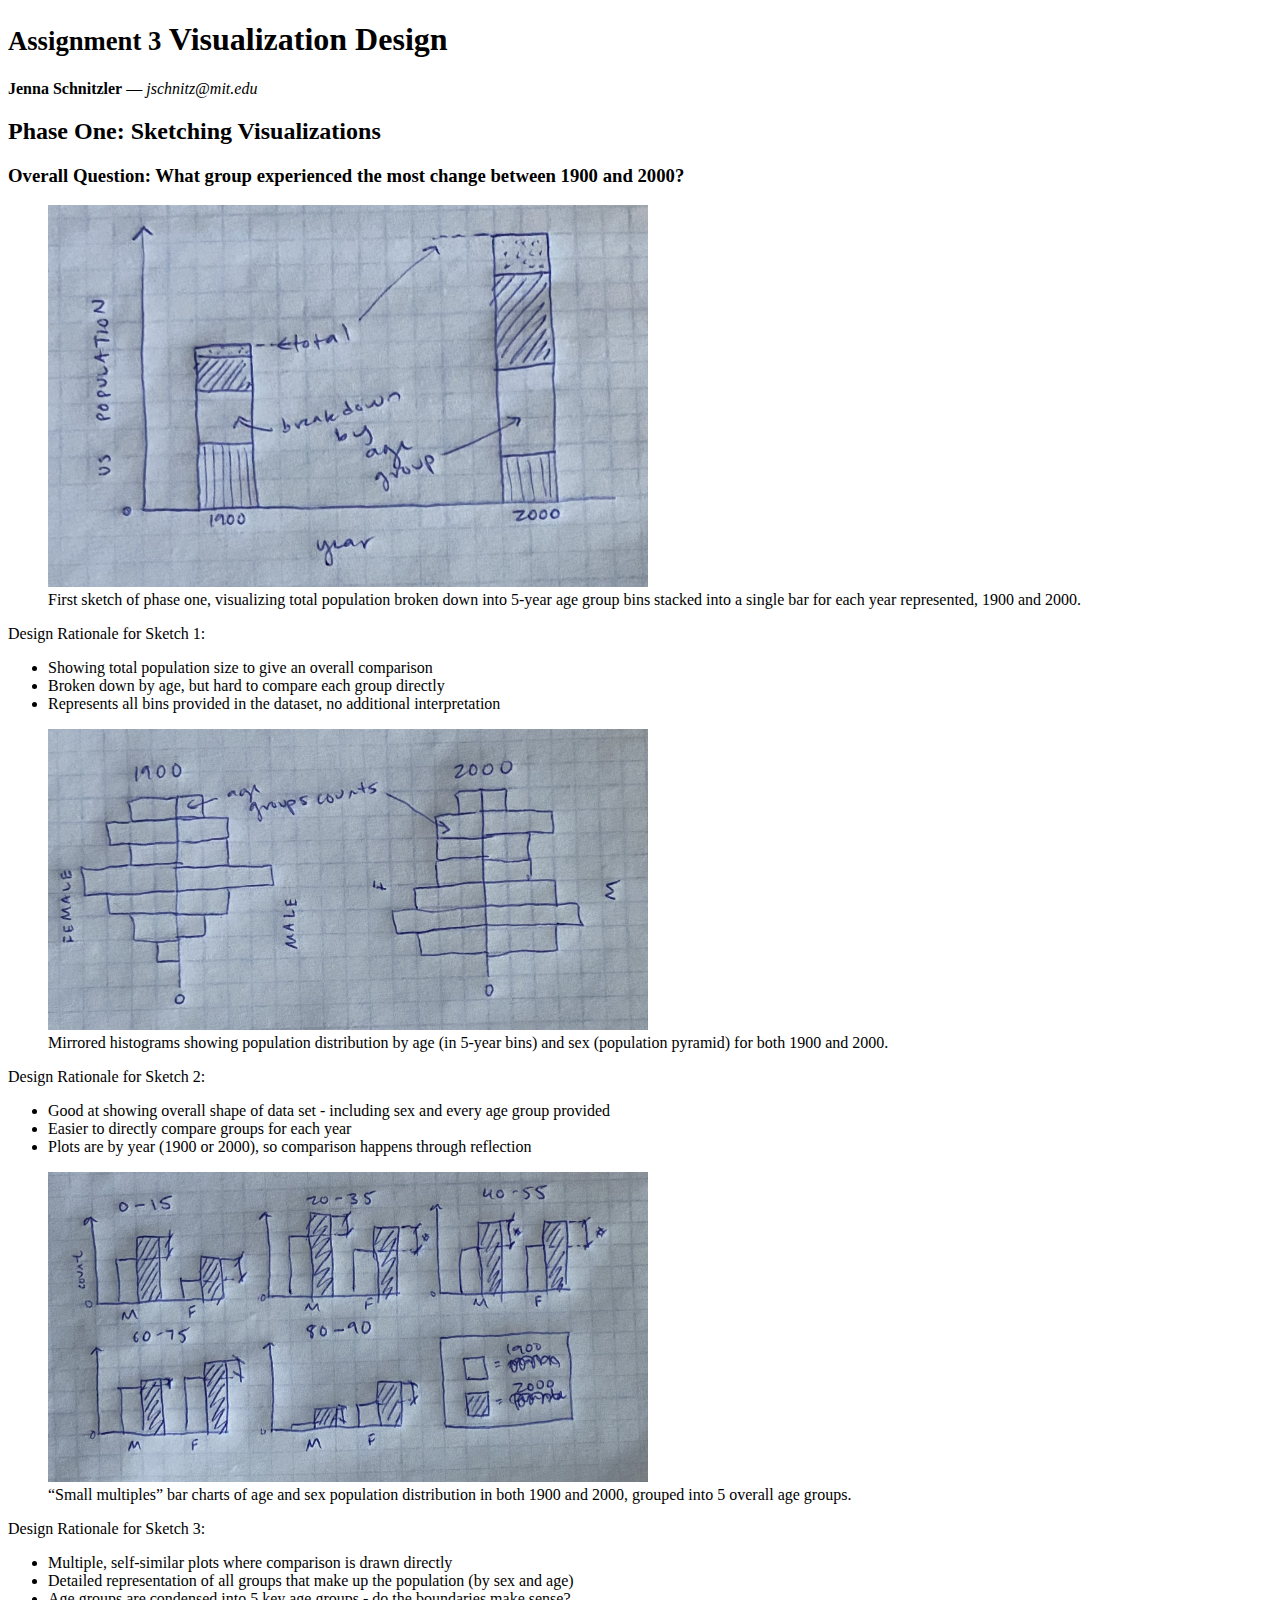
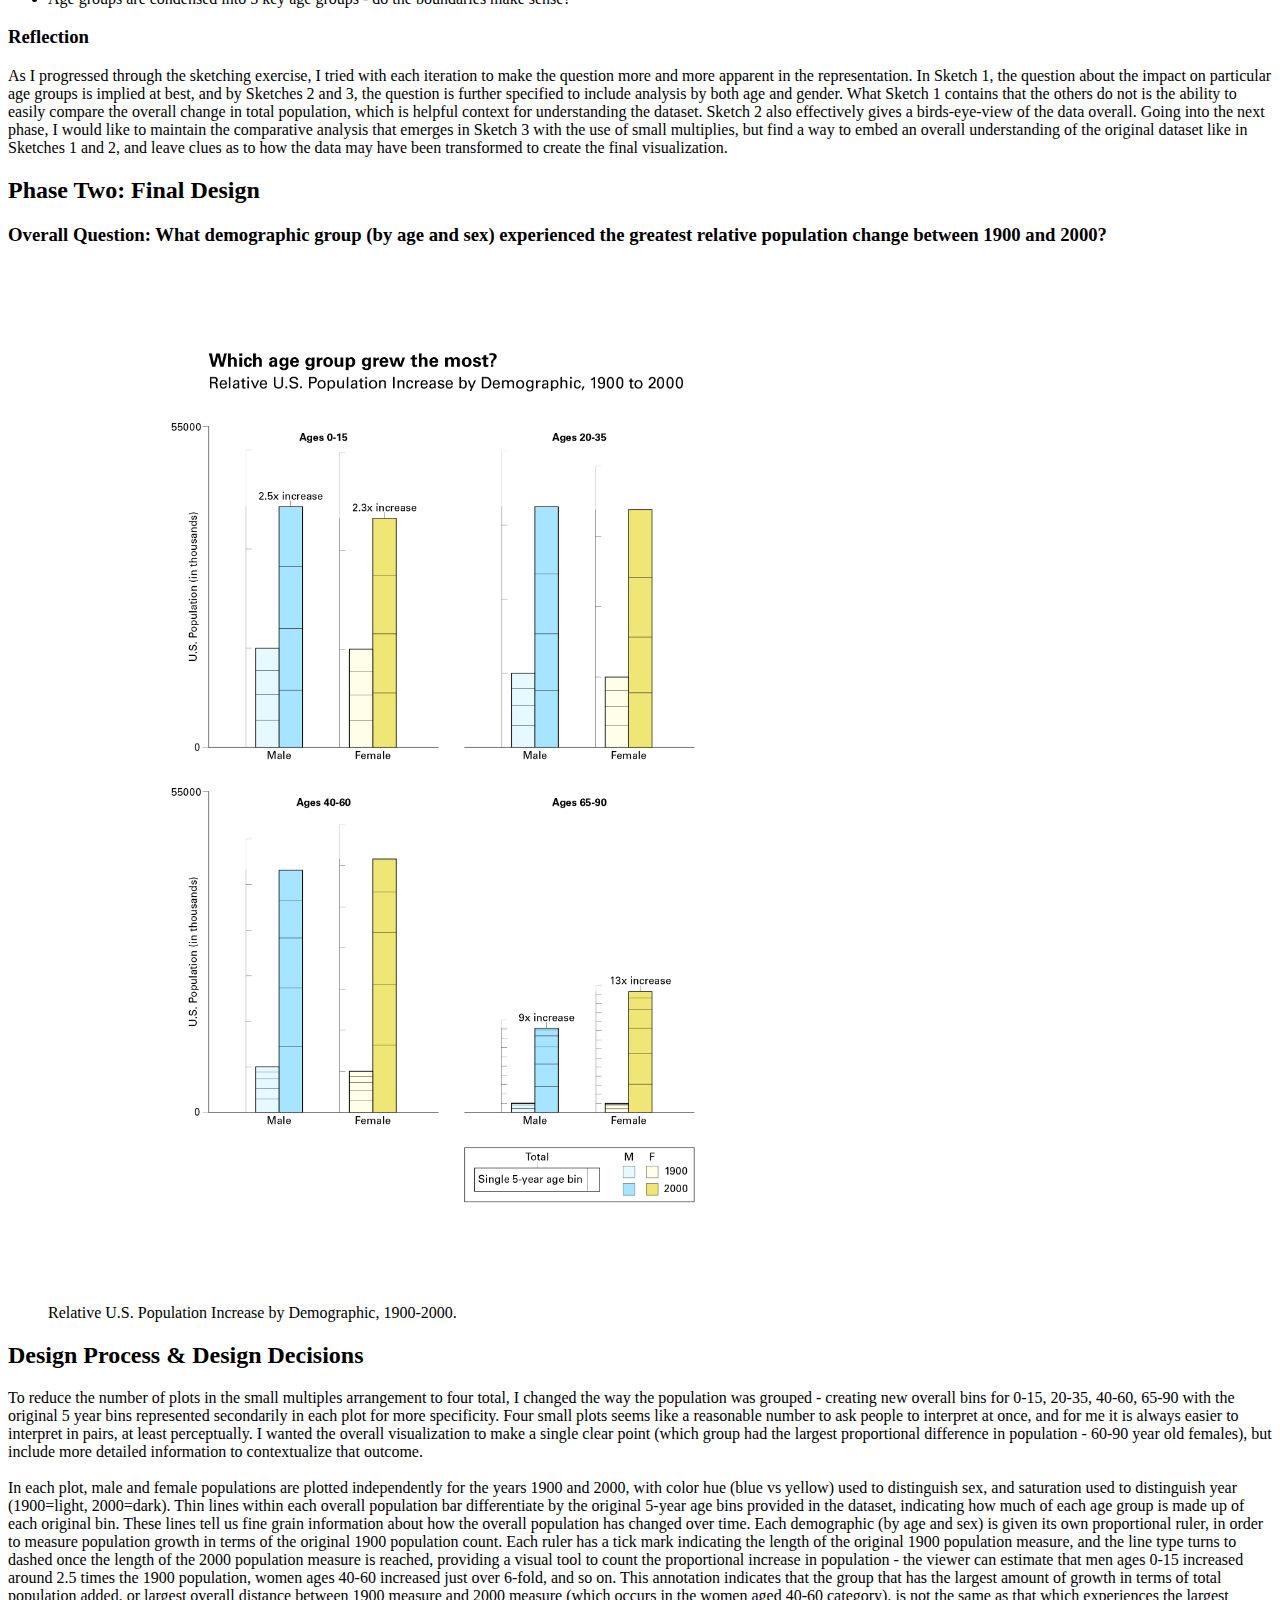
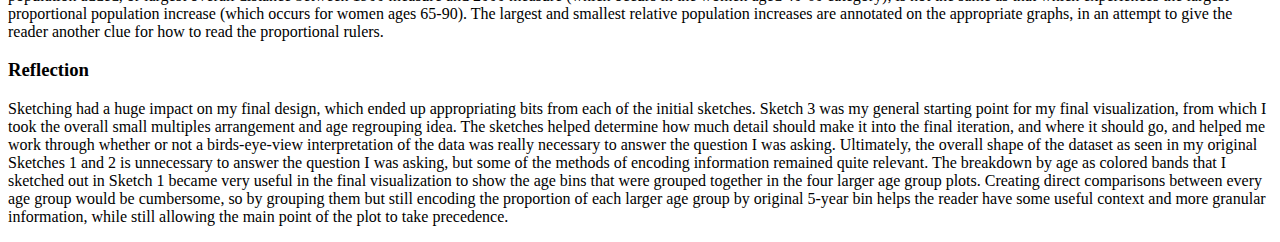
<file: projects/Vis & Society Assignment 3_Jenna Schnitzler.html>
<!DOCTYPE HTML>
<html lang="en">
<head>
	<title>Vis & Society Assignment 3</title>
	<link rel="stylesheet" href="https://vis-society.github.io/assignments/report.css" />
</head>

<body>
	<header>
		<h1>
			<small>Assignment 3</small>
			Visualization Design
		</h1>

		<p>
			<strong>Jenna Schnitzler</strong> — <em>jschnitz@mit.edu</em>
		</p>
	</header>

	<main>
		<section>
			<h2>Phase One: Sketching Visualizations</h2>
		
				<h3>Overall Question: What group experienced the most change between 1900 and 2000?</h3>
				
	
	
      <figure>
				<img src="images/A3/Sketch 1.png" alt="" 
				Width="600"/>
				<figcaption>
					First sketch of phase one, visualizing total population broken down into 5-year age group bins stacked into a single bar for each year represented, 1900 and 2000.
				</figcaption>
			</figure>

			<p>
				Design Rationale for Sketch 1:
			</p>

			<ul>
				<li>Showing total population size to give an overall comparison</li>
				<li>Broken down by age, but hard to compare each group directly</li>
				<li>Represents all bins provided in the dataset, no additional interpretation</li>
			</ul>

      <figure>
				<img src="images/A3/Sketch 2.png" alt="" 
				Width="600"/>
				<figcaption>
					Mirrored histograms showing population distribution by age (in 5-year bins) and sex (population pyramid) for both 1900 and 2000.
				</figcaption>
			</figure>

			<p>
				Design Rationale for Sketch 2:
			</p>

			<ul>
				<li>Good at showing overall shape of data set - including sex and every age group provided</li>
				<li>Easier to directly compare groups for each year</li>
				<li>Plots are by year (1900 or 2000), so comparison happens through reflection </li>
			</ul>

      <figure>
				<img src="images/A3/Sketch 3.png" alt="" 
				Width="600"/>
				<figcaption>
					“Small multiples” bar charts of age and sex population distribution in both 1900 and 2000, grouped into 5 overall age groups.
				</figcaption>
			</figure>

			<p>
				Design Rationale for Sketch 3:
			</p>

			<ul>
				<li>Multiple, self-similar plots where comparison is drawn directly</li>
				<li>Detailed representation of all groups that make up the population (by sex and age)</li>
				<li>Age groups are condensed into 5 key age groups - do the boundaries make sense?</li>
			</ul>

      <h3>Reflection</h3>

      <p>
		As I progressed through the sketching exercise, I tried with each iteration to make the question more and more apparent in the representation. In Sketch 1, the question about the impact on particular age groups is implied at best, and by Sketches 2 and 3, the question is further specified to include analysis by both age and gender. What Sketch 1 contains that the others do not is the ability to easily compare the overall change in total population, which is helpful context for understanding the dataset. Sketch 2 also effectively gives a birds-eye-view of the data overall. Going into the next phase, I would like to maintain the comparative analysis that emerges in Sketch 3 with the use of small multiplies, but find a way to embed an overall understanding of the original dataset like in Sketches 1 and 2, and leave clues as to how the data may have been transformed to create the final visualization.
      </p>

		</section>

		<section>
			<h2>Phase Two: Final Design</h2>
			<h3>Overall Question: What demographic group (by age and sex) experienced the greatest relative population change between 1900 and 2000? </h3>
			
			<figure>
				<img src="images/A3/Final.png" alt="" 
				Width="800"/>
				<figcaption>
				Relative U.S. Population Increase by Demographic, 1900-2000.
				</figcaption>
			</figure>
		</section>

		<section>
			<h2>Design Process & Design Decisions</h2>

			<p>
				To reduce the number of plots in the small multiples arrangement to four total, I changed the way the population was grouped - creating new overall bins for 0-15, 20-35, 40-60, 65-90 with the original 5 year bins represented secondarily in each plot for more specificity. Four small plots seems like a reasonable number to ask people to interpret at once, and for me it is always easier to interpret in pairs, at least perceptually. I wanted the overall visualization to make a single clear point (which group had the largest proportional difference in population - 60-90 year old females), but include more detailed information to contextualize that outcome.
<br></br>
				 In each plot, male and female populations are plotted independently for the years 1900 and 2000, with color hue (blue vs yellow) used to distinguish sex, and saturation used to distinguish year (1900=light, 2000=dark). Thin lines within each overall population bar differentiate by the original 5-year age bins provided in the dataset, indicating how much of each age group is made up of each original bin. These lines tell us fine grain information about how the overall population has changed over time. Each demographic (by age and sex) is given its own proportional ruler, in order to measure population growth in terms of the original 1900 population count. Each ruler has a tick mark indicating the length of the original 1900 population measure, and the line type turns to dashed once the length of the 2000 population measure is reached, providing a visual tool to count the proportional increase in population - the viewer can estimate that men ages 0-15 increased around 2.5 times the 1900 population, women ages 40-60 increased just over 6-fold, and so on. This annotation indicates that the group that has the largest amount of growth in terms of total population added, or largest overall distance between 1900 measure and 2000 measure (which occurs in the women aged 40-60 category), is not the same as that which experiences the largest proportional population increase (which occurs for women ages 65-90). The largest and smallest relative population increases are annotated on the appropriate graphs, in an attempt to give the reader another clue for how to read the proportional rulers. 
</p>


      <h3>Reflection</h3>

      <p>
        
Sketching had a huge impact on my final design, which ended up appropriating bits from each of the initial sketches. Sketch 3 was my general starting point for my final visualization, from which I took the overall small multiples arrangement and age regrouping idea. The sketches helped determine how much detail should make it into the final iteration, and where it should go, and helped me work through whether or not a birds-eye-view interpretation of the data was really necessary to answer the question I was asking. Ultimately, the overall shape of the dataset as seen in my original Sketches 1 and 2 is unnecessary to answer the question I was asking, but some of the methods of encoding information remained quite relevant. The breakdown by age as colored bands that I sketched out in Sketch 1 became very useful in the final visualization to show the age bins that were grouped together in the four larger age group plots. Creating direct comparisons between every age group would be cumbersome, so by grouping them but still encoding the proportion of each larger age group by original 5-year bin helps the reader have some useful context and more granular information, while still allowing the main point of the plot to take precedence.
      </p>
		</section>
	</main>
</body>
</html>
</file>
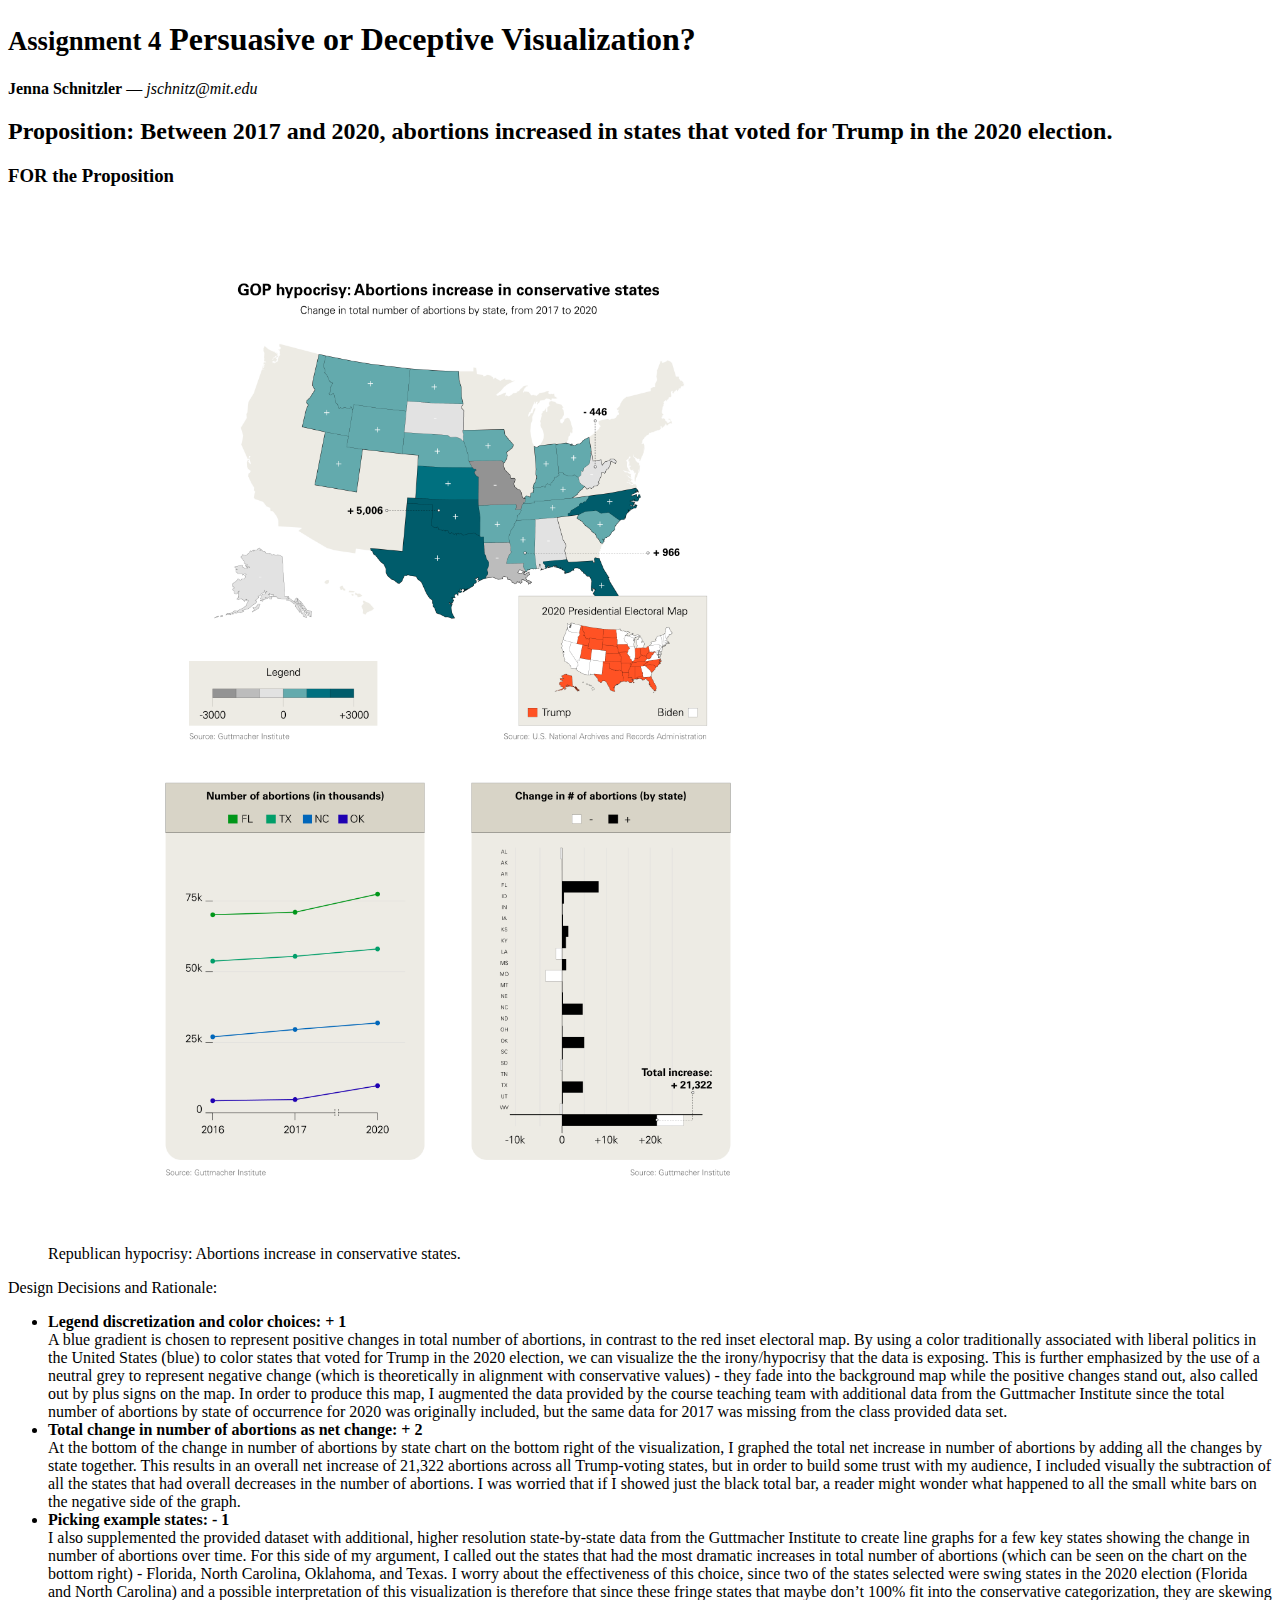
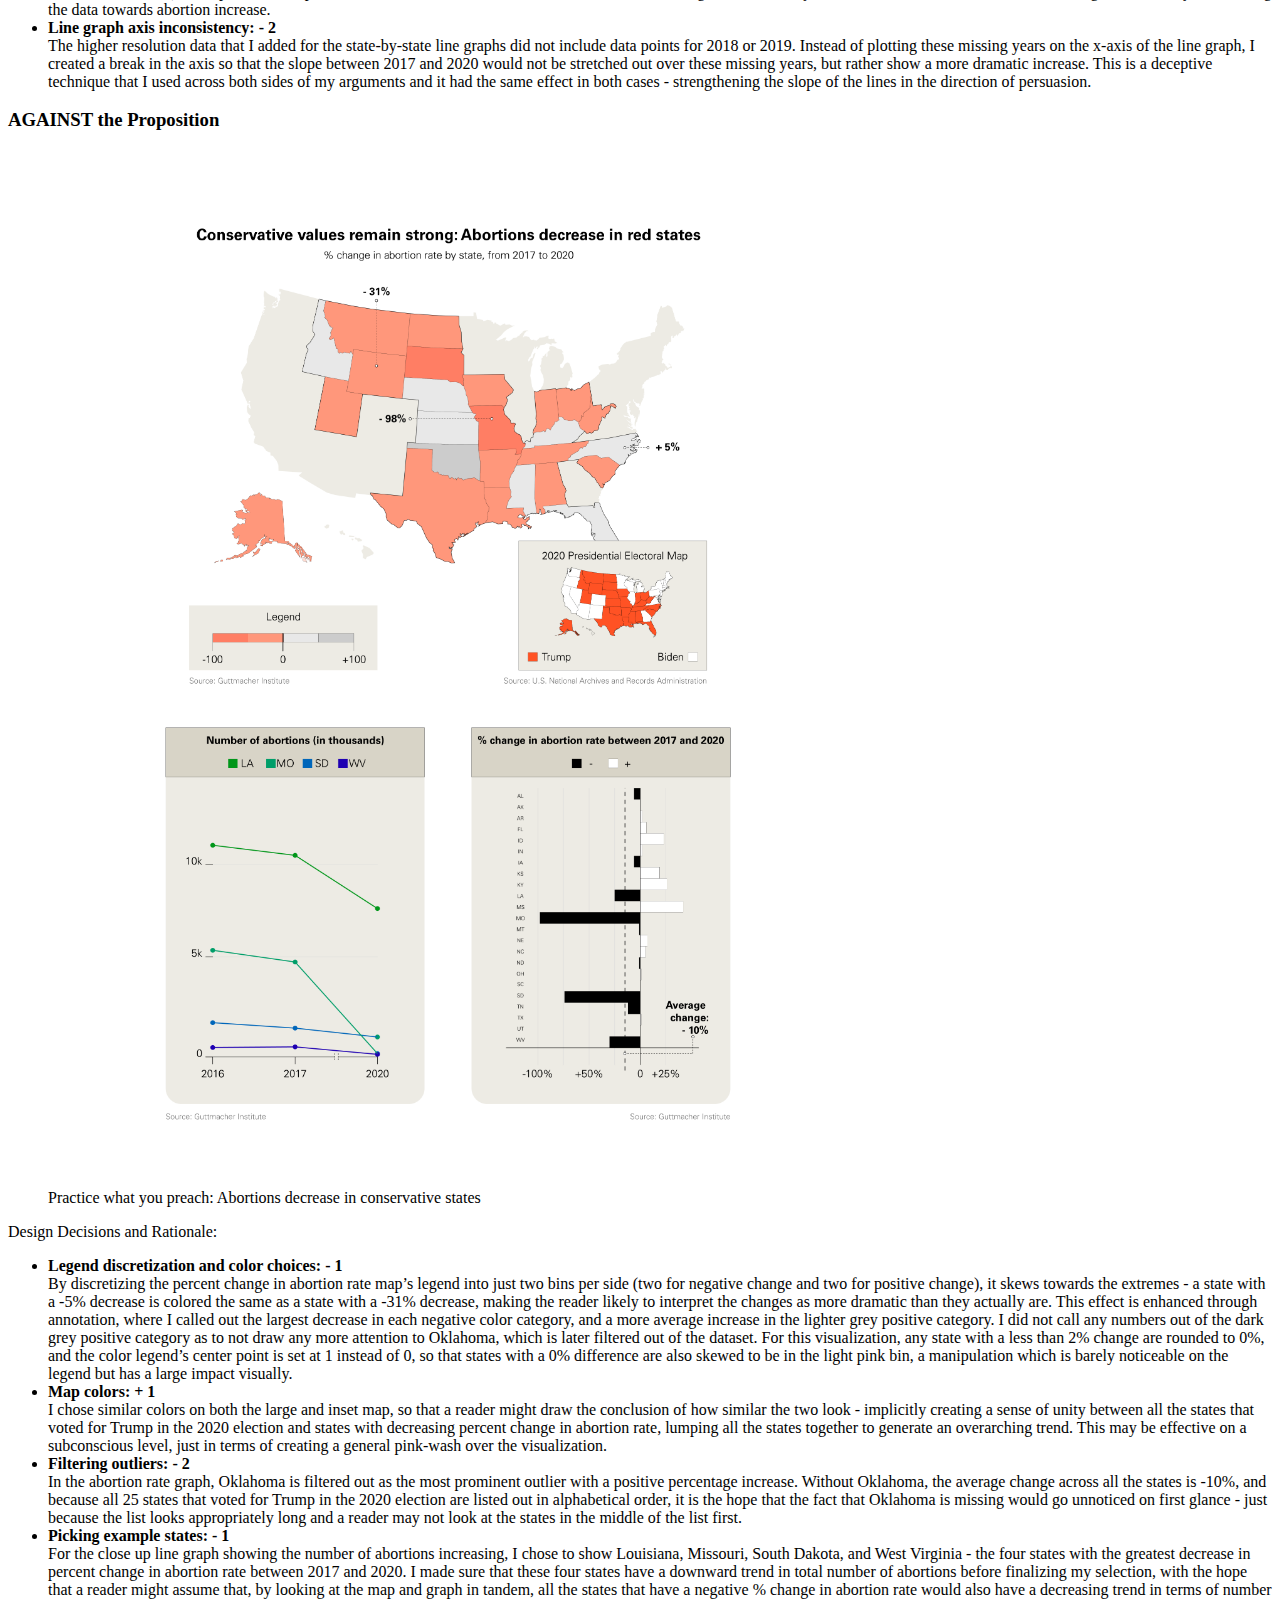
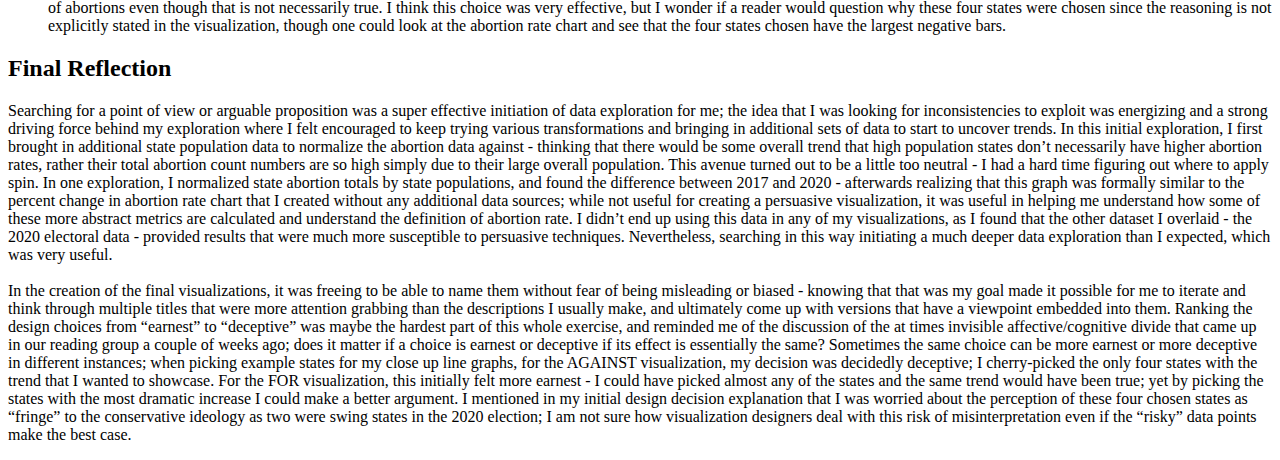
<file: projects/Vis & Society Assignment 4_Jenna Schnitzler.html>
<!DOCTYPE HTML>
<html lang="en">
<head>
	<title>Vis & Society Assignment 3</title>
	<link rel="stylesheet" href="https://vis-society.github.io/assignments/report.css" />
</head>

<body>
	<header>
		<h1>
			<small>Assignment 4</small>
			Persuasive or Deceptive Visualization?
		</h1>

		<p>
			<strong>Jenna Schnitzler</strong> — <em>jschnitz@mit.edu</em>
		</p>
	</header>

	<main>
    <h2>Proposition: Between 2017 and 2020, abortions increased in states that voted for Trump in the 2020 election.</h2>

		<section>
      <h3>FOR the Proposition</h3>

      <figure>
		<img src="images/A4/For.png" alt="" 
		Width="800"/>
		<figcaption>
			Republican hypocrisy: Abortions increase in conservative states.
		</figcaption>
			</figure>

			<p>
				Design Decisions and Rationale:
			</p>

			<ul>
				<li> <strong>Legend discretization and color choices: + 1</strong> <br> A blue gradient is chosen to represent positive changes in total number of abortions, in contrast to the red inset electoral map. By using a color traditionally associated with liberal politics in the United States (blue) to color states that voted for Trump in the 2020 election, we can visualize the the irony/hypocrisy that the data is exposing. This is further emphasized by the use of a neutral grey to represent negative change (which is theoretically in alignment with conservative values) - they fade into the background map while the positive changes stand out, also called out by plus signs on the map. In order to produce this map, I augmented the data provided by the course teaching team with additional data from the Guttmacher Institute since the total number of abortions by state of occurrence for 2020 was originally included, but the same data for 2017 was missing from the class provided data set. </br> </li>
				<li> <strong> Total change in number of abortions as net change: + 2 </strong> <br> At the bottom of the change in number of abortions by state chart on the bottom right of the visualization, I graphed the total net increase in number of abortions by adding all the changes by state together. This results in an overall net increase of 21,322 abortions across all Trump-voting states, but in order to build some trust with my audience, I included visually the subtraction of all the states that had overall decreases in the number of abortions. I was worried that if I showed just the black total bar, a reader might wonder what happened to all the small white bars on the negative side of the graph. </br> </li>
				<li> <strong> Picking example states: - 1 </strong> <br> I also supplemented the provided dataset with additional, higher resolution state-by-state data from the Guttmacher Institute to create line graphs for a few key states showing the change in number of abortions over time. For this side of my argument, I called out the states that had the most dramatic increases in total number of abortions (which can be seen on the chart on the bottom right) - Florida, North Carolina, Oklahoma, and Texas. I worry about the effectiveness of this choice, since two of the states selected were swing states in the 2020 election (Florida and North Carolina) and a possible interpretation of this visualization is therefore that since these fringe states that maybe don’t 100% fit into the conservative categorization, they are skewing the data towards abortion increase. </br> </li>
				<li> <strong> Line graph axis inconsistency: - 2 </strong> <br> The higher resolution data that I added for the state-by-state line graphs did not include data points for 2018 or 2019. Instead of plotting these missing years on the x-axis of the line graph, I created a break in the axis so that the slope between 2017 and 2020 would not be stretched out over these missing years, but rather show a more dramatic increase. This is a deceptive technique that I used across both sides of my arguments and it had the same effect in both cases - strengthening the slope of the lines in the direction of persuasion. </br> </li>
				
			</ul>
    </section>

    <section>
      <h3>AGAINST the Proposition</h3>

      <figure>
		<img src="images/A4/Against.png" alt="" 
		Width="800"/>
				<figcaption>
					Practice what you preach: Abortions decrease in conservative states
				</figcaption>
			</figure>

			<p>
				Design Decisions and Rationale:
			</p>

			<ul>
				<li> <strong> Legend discretization and color choices: - 1 </strong> <br> By discretizing the percent change in abortion rate map’s legend into just two bins per side (two for negative change and two for positive change), it skews towards the extremes - a state with a -5% decrease is colored the same as a state with a -31% decrease, making the reader likely to interpret the changes as more dramatic than they actually are. This effect is enhanced through annotation, where I called out the largest decrease in each negative color category, and a more average increase in the lighter grey positive category. I did not call any numbers out of the dark grey positive category as to not draw any more attention to Oklahoma, which is later filtered out of the dataset. For this visualization, any state with a less than 2% change are rounded to 0%, and the color legend’s center point is set at 1 instead of 0, so that states with a 0% difference are also skewed to be in the light pink bin, a manipulation which is barely noticeable on the legend but has a large impact visually.  </br> </li>
				<li> <strong> Map colors: + 1 </strong> <br> I chose similar colors on both the large and inset map, so that a reader might draw the conclusion of how similar the two look - implicitly creating a sense of unity between all the states that voted for Trump in the 2020 election and states with decreasing percent change in abortion rate, lumping all the states together to generate an overarching trend. This may be effective on a subconscious level, just in terms of creating a general pink-wash over the visualization.  </br> </li>
				<li> <strong> Filtering outliers: - 2 </strong> <br> In the abortion rate graph, Oklahoma is filtered out as the most prominent outlier with a positive percentage increase. Without Oklahoma, the average change across all the states is -10%, and because all 25 states that voted for Trump in the 2020 election are listed out in alphabetical order, it is the hope that the fact that Oklahoma is missing would go unnoticed on first glance - just because the list looks appropriately long and a reader may not look at the states in the middle of the list first. </br> </li>
				<li> <strong> Picking example states: - 1 </strong> <br> For the close up line graph showing the number of abortions increasing, I chose to show Louisiana, Missouri, South Dakota, and West Virginia - the four states with the greatest decrease in percent change in abortion rate between 2017 and 2020. I made sure that these four states have a downward trend in total number of abortions before finalizing my selection, with the hope that a reader might assume that, by looking at the map and graph in tandem, all the states that have a negative % change in abortion rate would also have a decreasing trend in terms of number of abortions even though that is not necessarily true. I think this choice was very effective, but I wonder if a reader would question why these four states were chosen since the reasoning is not explicitly stated in the visualization, though one could look at the abortion rate chart and see that the four states chosen have the largest negative bars. </br> </li>
			
			</ul>
    </section>

    <section>
      <h2>Final Reflection</h2>

      <p>Searching for a point of view or arguable proposition was a super effective initiation of data exploration for me; the idea that I was looking for inconsistencies to exploit was energizing and a strong driving force behind my exploration where I felt encouraged to keep trying various transformations and bringing in additional sets of data to start to uncover trends. In this initial exploration, I first brought in additional state population data to normalize the abortion data against - thinking that there would be some overall trend that high population states don’t necessarily have higher abortion rates, rather their total abortion count numbers are so high simply due to their large overall population. This avenue turned out to be a little too neutral - I had a hard time figuring out where to apply spin. In one exploration, I normalized state abortion totals by state populations, and found the difference between 2017 and 2020 - afterwards realizing that this graph was formally similar to the percent change in abortion rate chart that I created without any additional data sources; while not useful for creating a persuasive visualization, it was useful in helping me understand how some of these more abstract metrics are calculated and understand the definition of abortion rate. I didn’t end up using this data in any of my visualizations, as I found that the other dataset I overlaid - the 2020 electoral data - provided results that were much more susceptible to persuasive techniques. Nevertheless, searching in this way initiating a much deeper data exploration than I expected, which was very useful.
<br> </br>
		In the creation of the final visualizations, it was freeing to be able to name them without fear of being misleading or biased - knowing that that was my goal made it possible for me to iterate and think through multiple titles that were more attention grabbing than the descriptions I usually make, and ultimately come up with versions that have a viewpoint embedded into them. Ranking the design choices from “earnest” to “deceptive” was maybe the hardest part of this whole exercise, and reminded me of the discussion of the at times invisible affective/cognitive divide that came up in our reading group a couple of weeks ago; does it matter if a choice is earnest or deceptive if its effect is essentially the same? Sometimes the same choice can be more earnest or more deceptive in different instances; when picking example states for my close up line graphs, for the AGAINST visualization, my decision was decidedly deceptive; I cherry-picked the only four states with the trend that I wanted to showcase. For the FOR visualization, this initially felt more earnest - I could have picked almost any of the states and the same trend would have been true; yet by picking the states with the most dramatic increase I could make a better argument. I mentioned in my initial design decision explanation that I was worried about the perception of these four chosen states as “fringe” to the conservative ideology as two were swing states in the 2020 election; I am not sure how visualization designers deal with this risk of misinterpretation even if the “risky” data points make the best case.
	  </br>	
	</p>
    </section>
	</main>
</body>
</html>
</file>
